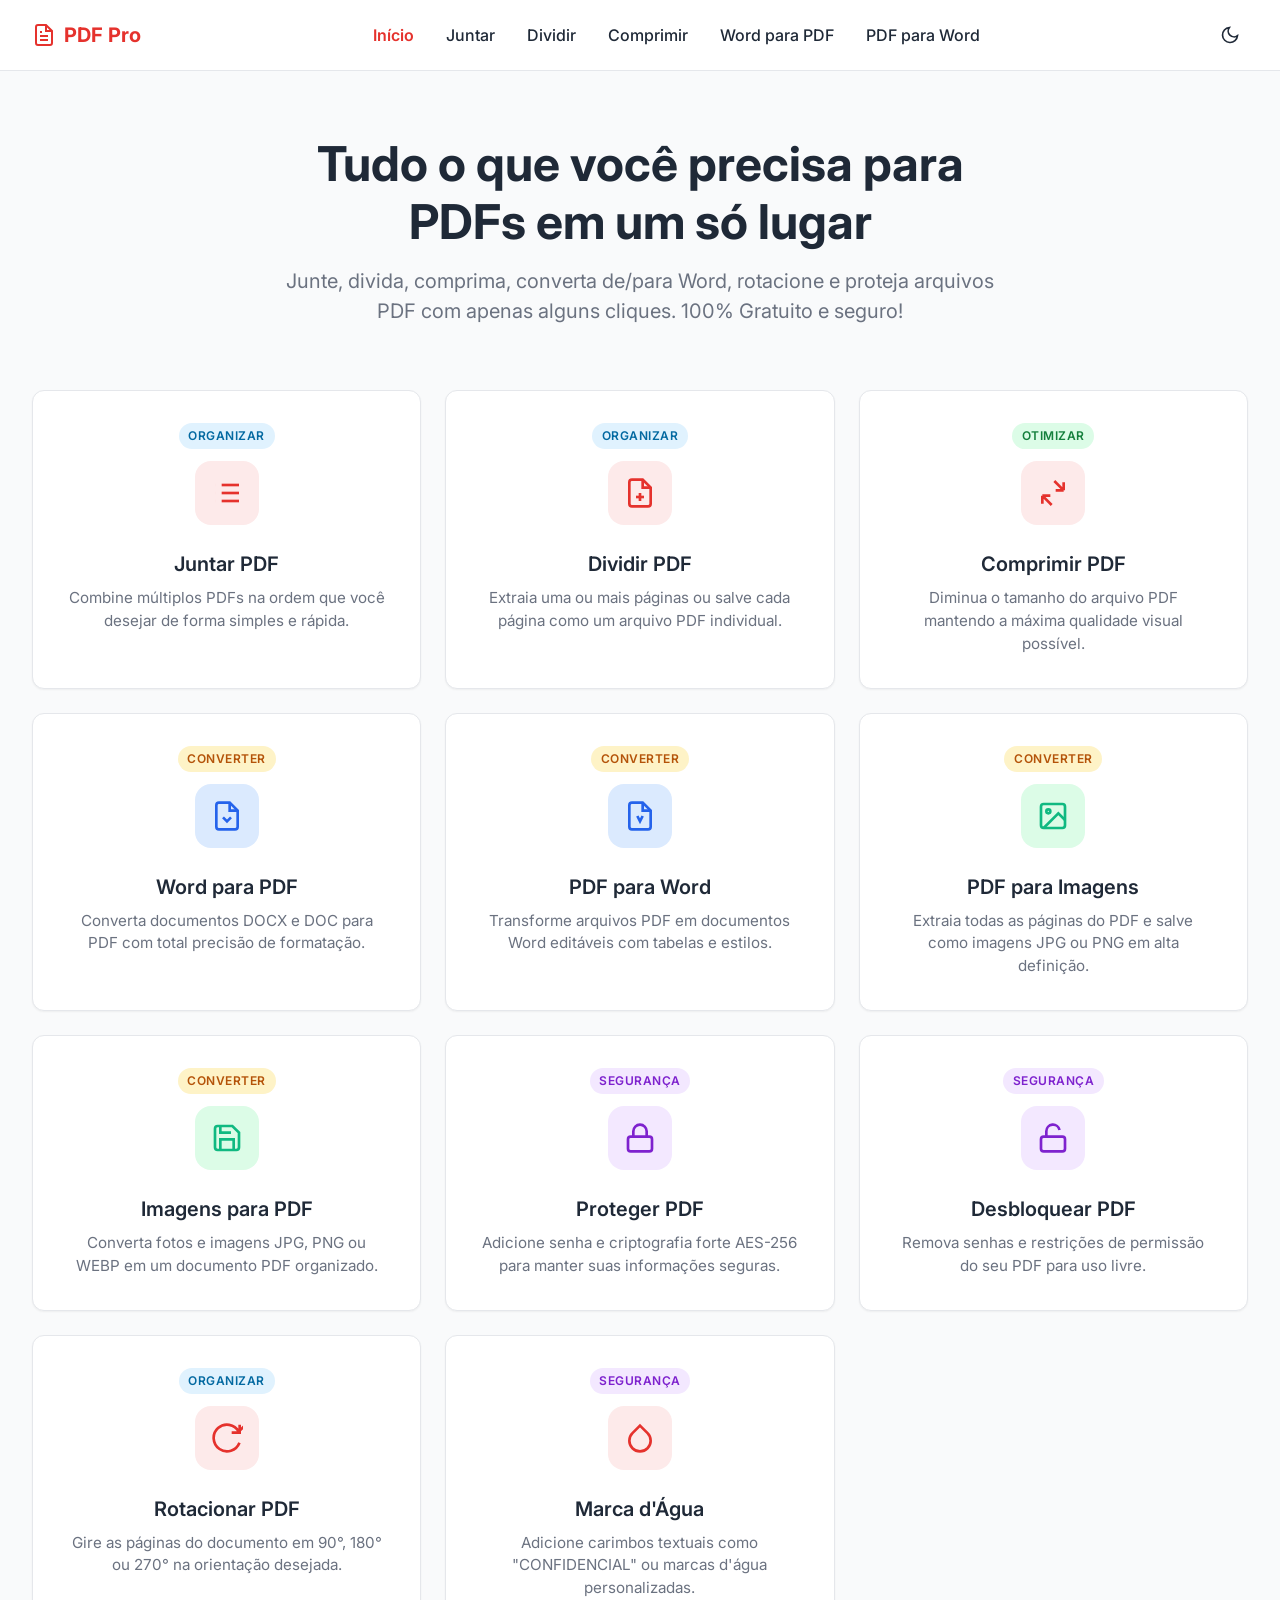
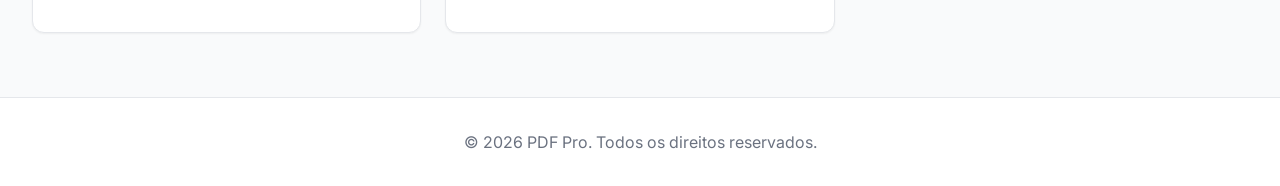
<file: Front-End/index.html>
<!DOCTYPE html>
<html lang="pt-br" data-theme="light">
<head>
    <meta charset="UTF-8">
    <meta name="viewport" content="width=device-width, initial-scale=1.0">
    <title>PDF Editor Pro - Ferramentas Online Grátis para PDF</title>
    <meta name="description" content="Junte, divida, comprima, converta Word para PDF e PDF para Word, rotacione e proteja seus arquivos PDF online gratuitamente.">
    
    <!-- Favicon -->
    <link rel="icon" type="image/svg+xml" href="./static/img/favicon.svg">
    <link rel="alternate icon" href="./static/img/favicon.ico">
    <link rel="apple-touch-icon" href="./static/img/apple-touch-icon.png">

    <!-- Fonts -->
    <link rel="preconnect" href="https://fonts.googleapis.com">
    <link rel="preconnect" href="https://fonts.gstatic.com" crossorigin>
    <link href="https://fonts.googleapis.com/css2?family=Inter:wght@300;400;500;600;700;800&display=swap" rel="stylesheet">
    
    <!-- CSS -->
    <link rel="stylesheet" href="./static/css/base.css">
    <link rel="stylesheet" href="./static/css/layout.css">
    <link rel="stylesheet" href="./static/css/components.css">
    <link rel="stylesheet" href="./static/css/dark-mode.css">
    <link rel="stylesheet" href="./static/css/animations.css">
    <link rel="stylesheet" href="./static/css/pages/tool.css">
</head>
<body data-api-url="/pdf-editor">
    <!-- Navbar -->
    <nav class="navbar">
        <div class="nav-container">
            <a href="index.html" class="logo">
                <svg width="24" height="24" viewBox="0 0 24 24" fill="none" stroke="currentColor" stroke-width="2"><path d="M14 2H6a2 2 0 0 0-2 2v16a2 2 0 0 0 2 2h12a2 2 0 0 0 2-2V8z"></path><polyline points="14 2 14 8 20 8"></polyline><line x1="16" y1="13" x2="8" y2="13"></line><line x1="16" y1="17" x2="8" y2="17"></line><polyline points="10 9 9 9 8 9"></polyline></svg>
                <span>PDF Pro</span>
            </a>
            
            <div class="nav-links">
                <a href="index.html" class="active">Início</a>
                <a href="merge.html">Juntar</a>
                <a href="split.html">Dividir</a>
                <a href="compress.html">Comprimir</a>
                <a href="word-to-pdf.html">Word para PDF</a>
                <a href="pdf-to-word.html">PDF para Word</a>
            </div>
            
            <div class="nav-actions">
                <button id="theme-toggle" class="btn-icon" aria-label="Toggle Dark Mode">
                    <svg class="moon-icon" width="20" height="20" viewBox="0 0 24 24" fill="none" stroke="currentColor" stroke-width="2"><path d="M21 12.79A9 9 0 1 1 11.21 3 7 7 0 0 0 21 12.79z"></path></svg>
                    <svg class="sun-icon" width="20" height="20" viewBox="0 0 24 24" fill="none" stroke="currentColor" stroke-width="2" style="display: none;"><circle cx="12" cy="12" r="5"></circle><line x1="12" y1="1" x2="12" y2="3"></line><line x1="12" y1="21" x2="12" y2="23"></line><line x1="4.22" y1="4.22" x2="5.64" y2="5.64"></line><line x1="18.36" y1="18.36" x2="19.78" y2="19.78"></line><line x1="1" y1="12" x2="3" y2="12"></line><line x1="21" y1="12" x2="23" y2="12"></line><line x1="4.22" y1="19.78" x2="5.64" y2="18.36"></line><line x1="18.36" y1="5.64" x2="19.78" y2="4.22"></line></svg>
                </button>
            </div>
        </div>
    </nav>

    <!-- Main Content -->
    <main>
        <section class="hero">
            <div class="hero-content">
                <h1>Tudo o que você precisa para PDFs em um só lugar</h1>
                <p>Junte, divida, comprima, converta de/para Word, rotacione e proteja arquivos PDF com apenas alguns cliques. 100% Gratuito e seguro!</p>
            </div>
        </section>

        <section class="tools-grid-section">
            <div class="tools-grid">
                <!-- 1. Juntar PDF -->
                <a href="merge.html" class="tool-card group">
                    <span class="badge-category badge-organize">Organizar</span>
                    <div class="tool-icon">
                        <svg width="32" height="32" viewBox="0 0 24 24" fill="none" stroke="currentColor" stroke-width="2"><path d="M8 6h13"></path><path d="M8 12h13"></path><path d="M8 18h13"></path><path d="M3 6h.01"></path><path d="M3 12h.01"></path><path d="M3 18h.01"></path></svg>
                    </div>
                    <h3>Juntar PDF</h3>
                    <p>Combine múltiplos PDFs na ordem que você desejar de forma simples e rápida.</p>
                </a>

                <!-- 2. Dividir PDF -->
                <a href="split.html" class="tool-card group">
                    <span class="badge-category badge-organize">Organizar</span>
                    <div class="tool-icon">
                        <svg width="32" height="32" viewBox="0 0 24 24" fill="none" stroke="currentColor" stroke-width="2"><path d="M14 2H6a2 2 0 0 0-2 2v16a2 2 0 0 0 2 2h12a2 2 0 0 0 2-2V8z"></path><polyline points="14 2 14 8 20 8"></polyline><line x1="12" y1="18" x2="12" y2="12"></line><line x1="9" y1="15" x2="15" y2="15"></line></svg>
                    </div>
                    <h3>Dividir PDF</h3>
                    <p>Extraia uma ou mais páginas ou salve cada página como um arquivo PDF individual.</p>
                </a>

                <!-- 3. Comprimir PDF -->
                <a href="compress.html" class="tool-card group">
                    <span class="badge-category badge-optimize">Otimizar</span>
                    <div class="tool-icon">
                        <svg width="32" height="32" viewBox="0 0 24 24" fill="none" stroke="currentColor" stroke-width="2"><path d="M4 14h6m-6 0v6m0-6l7 7M20 10h-6m6 0V4m0 6l-7-7"></path></svg>
                    </div>
                    <h3>Comprimir PDF</h3>
                    <p>Diminua o tamanho do arquivo PDF mantendo a máxima qualidade visual possível.</p>
                </a>

                <!-- 4. Word para PDF -->
                <a href="word-to-pdf.html" class="tool-card group">
                    <span class="badge-category badge-convert">Converter</span>
                    <div class="tool-icon" style="background-color: #dbeafe; color: #2563eb;">
                        <svg width="32" height="32" viewBox="0 0 24 24" fill="none" stroke="currentColor" stroke-width="2"><path d="M14 2H6a2 2 0 0 0-2 2v16a2 2 0 0 0 2 2h12a2 2 0 0 0 2-2V8z"></path><polyline points="14 2 14 8 20 8"></polyline><path d="M9 13l3 3 3-3"></path></svg>
                    </div>
                    <h3>Word para PDF</h3>
                    <p>Converta documentos DOCX e DOC para PDF com total precisão de formatação.</p>
                </a>

                <!-- 5. PDF para Word -->
                <a href="pdf-to-word.html" class="tool-card group">
                    <span class="badge-category badge-convert">Converter</span>
                    <div class="tool-icon" style="background-color: #dbeafe; color: #2563eb;">
                        <svg width="32" height="32" viewBox="0 0 24 24" fill="none" stroke="currentColor" stroke-width="2"><path d="M14 2H6a2 2 0 0 0-2 2v16a2 2 0 0 0 2 2h12a2 2 0 0 0 2-2V8z"></path><polyline points="14 2 14 8 20 8"></polyline><path d="M10 12l2 4 2-4"></path></svg>
                    </div>
                    <h3>PDF para Word</h3>
                    <p>Transforme arquivos PDF em documentos Word editáveis com tabelas e estilos.</p>
                </a>

                <!-- 6. PDF para Imagens -->
                <a href="pdf-to-img.html" class="tool-card group">
                    <span class="badge-category badge-convert">Converter</span>
                    <div class="tool-icon" style="background-color: #dcfce7; color: #10b981;">
                        <svg width="32" height="32" viewBox="0 0 24 24" fill="none" stroke="currentColor" stroke-width="2"><rect x="3" y="3" width="18" height="18" rx="2" ry="2"></rect><circle cx="8.5" cy="8.5" r="1.5"></circle><polyline points="21 15 16 10 5 21"></polyline></svg>
                    </div>
                    <h3>PDF para Imagens</h3>
                    <p>Extraia todas as páginas do PDF e salve como imagens JPG ou PNG em alta definição.</p>
                </a>

                <!-- 7. Imagens para PDF -->
                <a href="img-to-pdf.html" class="tool-card group">
                    <span class="badge-category badge-convert">Converter</span>
                    <div class="tool-icon" style="background-color: #dcfce7; color: #10b981;">
                        <svg width="32" height="32" viewBox="0 0 24 24" fill="none" stroke="currentColor" stroke-width="2"><path d="M19 21H5a2 2 0 0 1-2-2V5a2 2 0 0 1 2-2h11l5 5v11a2 2 0 0 1-2 2z"></path><polyline points="17 21 17 13 7 13 7 21"></polyline><polyline points="7 3 7 8 15 8"></polyline></svg>
                    </div>
                    <h3>Imagens para PDF</h3>
                    <p>Converta fotos e imagens JPG, PNG ou WEBP em um documento PDF organizado.</p>
                </a>

                <!-- 8. Proteger PDF -->
                <a href="protect.html" class="tool-card group">
                    <span class="badge-category badge-security">Segurança</span>
                    <div class="tool-icon" style="background-color: #f3e8ff; color: #7e22ce;">
                        <svg width="32" height="32" viewBox="0 0 24 24" fill="none" stroke="currentColor" stroke-width="2"><rect x="3" y="11" width="18" height="11" rx="2" ry="2"></rect><path d="M7 11V7a5 5 0 0 1 10 0v4"></path></svg>
                    </div>
                    <h3>Proteger PDF</h3>
                    <p>Adicione senha e criptografia forte AES-256 para manter suas informações seguras.</p>
                </a>

                <!-- 9. Desbloquear PDF -->
                <a href="unlock.html" class="tool-card group">
                    <span class="badge-category badge-security">Segurança</span>
                    <div class="tool-icon" style="background-color: #f3e8ff; color: #7e22ce;">
                        <svg width="32" height="32" viewBox="0 0 24 24" fill="none" stroke="currentColor" stroke-width="2"><rect x="3" y="11" width="18" height="11" rx="2" ry="2"></rect><path d="M7 11V7a5 5 0 0 1 9.9-1"></path></svg>
                    </div>
                    <h3>Desbloquear PDF</h3>
                    <p>Remova senhas e restrições de permissão do seu PDF para uso livre.</p>
                </a>

                <!-- 10. Rotacionar PDF -->
                <a href="rotate.html" class="tool-card group">
                    <span class="badge-category badge-organize">Organizar</span>
                    <div class="tool-icon">
                        <svg width="32" height="32" viewBox="0 0 24 24" fill="none" stroke="currentColor" stroke-width="2"><path d="M21.5 2v6h-6M21.34 15.57a10 10 0 1 1-.57-8.38l5.67-5.67"></path></svg>
                    </div>
                    <h3>Rotacionar PDF</h3>
                    <p>Gire as páginas do documento em 90°, 180° ou 270° na orientação desejada.</p>
                </a>

                <!-- 11. Marca d'Água -->
                <a href="watermark.html" class="tool-card group">
                    <span class="badge-category badge-security">Segurança</span>
                    <div class="tool-icon">
                        <svg width="32" height="32" viewBox="0 0 24 24" fill="none" stroke="currentColor" stroke-width="2"><path d="M12 2.69l5.66 5.66a8 8 0 1 1-11.31 0z"></path></svg>
                    </div>
                    <h3>Marca d'Água</h3>
                    <p>Adicione carimbos textuais como "CONFIDENCIAL" ou marcas d'água personalizadas.</p>
                </a>
            </div>
        </section>
    </main>

    <!-- Footer -->
    <footer class="footer">
        <div class="footer-container">
            <p>&copy; 2026 PDF Pro. Todos os direitos reservados.</p>
        </div>
    </footer>

    <!-- Scripts -->
    <script src="./static/js/core/main.js"></script>
</body>
</html>
</file>
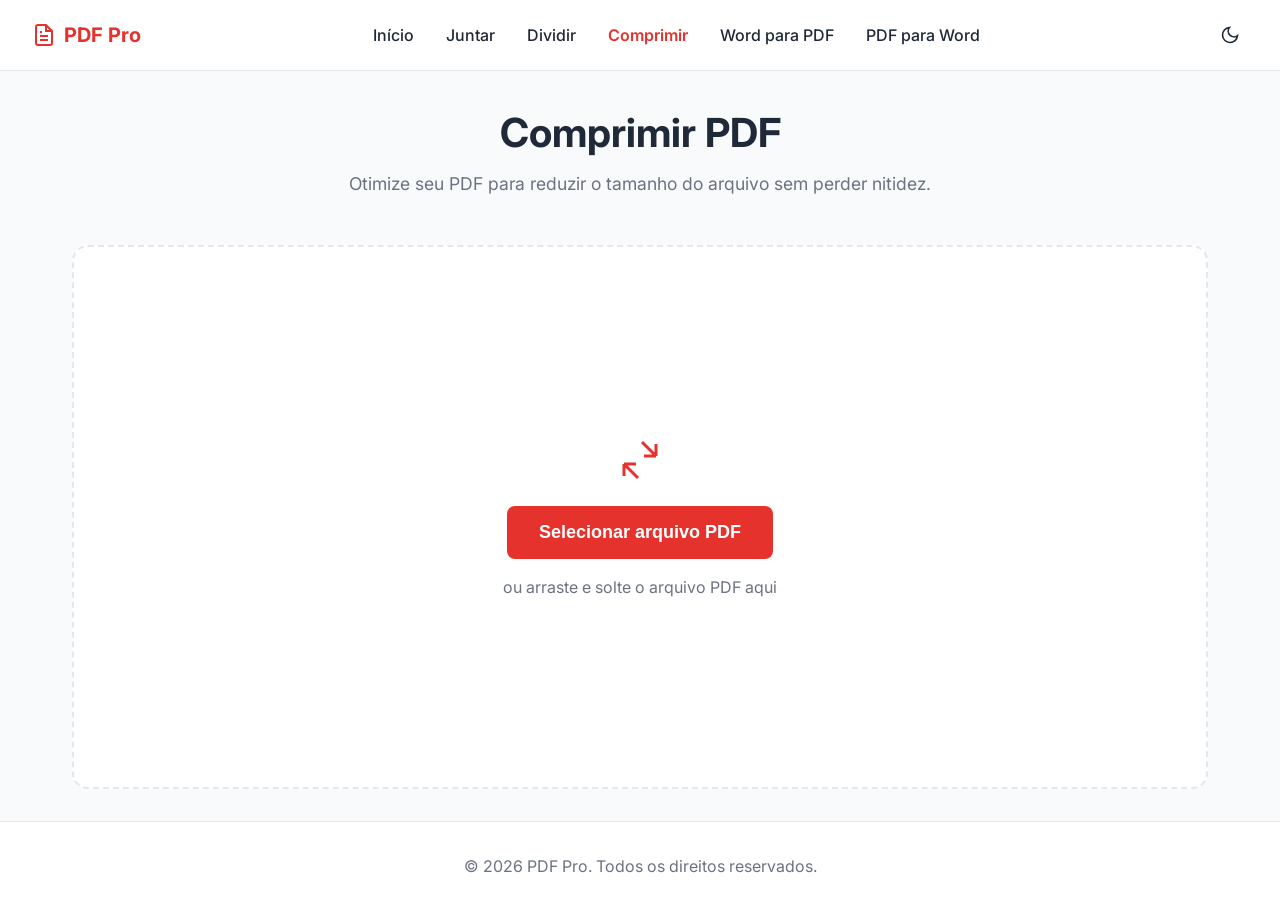
<file: Front-End/compress.html>
<!DOCTYPE html>
<html lang="pt-br" data-theme="light">
<head>
    <meta charset="UTF-8">
    <meta name="viewport" content="width=device-width, initial-scale=1.0">
    <title>Comprimir PDF - PDF Editor Pro</title>
    <meta name="description" content="Diminua o tamanho do seu arquivo PDF mantendo a máxima qualidade possível.">

    <!-- Favicon -->
    <link rel="icon" type="image/svg+xml" href="./static/img/favicon.svg">
    <link rel="alternate icon" href="./static/img/favicon.ico">
    <link rel="apple-touch-icon" href="./static/img/apple-touch-icon.png">

    <!-- Fonts -->
    <link rel="preconnect" href="https://fonts.googleapis.com">
    <link rel="preconnect" href="https://fonts.gstatic.com" crossorigin>
    <link href="https://fonts.googleapis.com/css2?family=Inter:wght@300;400;500;600;700&display=swap" rel="stylesheet">

    <!-- CSS -->
    <link rel="stylesheet" href="./static/css/base.css">
    <link rel="stylesheet" href="./static/css/layout.css">
    <link rel="stylesheet" href="./static/css/components.css">
    <link rel="stylesheet" href="./static/css/dark-mode.css">
    <link rel="stylesheet" href="./static/css/animations.css">
    <link rel="stylesheet" href="./static/css/pages/tool.css">
</head>
<body data-api-url="/pdf-editor">
    <!-- Navbar -->
    <nav class="navbar">
        <div class="nav-container">
            <a href="index.html" class="logo">
                <svg width="24" height="24" viewBox="0 0 24 24" fill="none" stroke="currentColor" stroke-width="2"><path d="M14 2H6a2 2 0 0 0-2 2v16a2 2 0 0 0 2 2h12a2 2 0 0 0 2-2V8z"></path><polyline points="14 2 14 8 20 8"></polyline><line x1="16" y1="13" x2="8" y2="13"></line><line x1="16" y1="17" x2="8" y2="17"></line><polyline points="10 9 9 9 8 9"></polyline></svg>
                <span>PDF Pro</span>
            </a>

            <div class="nav-links">
                <a href="index.html">Início</a>
                <a href="merge.html">Juntar</a>
                <a href="split.html">Dividir</a>
                <a href="compress.html" class="active">Comprimir</a>
                <a href="word-to-pdf.html">Word para PDF</a>
                <a href="pdf-to-word.html">PDF para Word</a>
            </div>

            <div class="nav-actions">
                <button id="theme-toggle" class="btn-icon" aria-label="Toggle Dark Mode">
                    <svg class="moon-icon" width="20" height="20" viewBox="0 0 24 24" fill="none" stroke="currentColor" stroke-width="2"><path d="M21 12.79A9 9 0 1 1 11.21 3 7 7 0 0 0 21 12.79z"></path></svg>
                    <svg class="sun-icon" width="20" height="20" viewBox="0 0 24 24" fill="none" stroke="currentColor" stroke-width="2" style="display: none;"><circle cx="12" cy="12" r="5"></circle><line x1="12" y1="1" x2="12" y2="3"></line><line x1="12" y1="21" x2="12" y2="23"></line><line x1="4.22" y1="4.22" x2="5.64" y2="5.64"></line><line x1="18.36" y1="18.36" x2="19.78" y2="19.78"></line><line x1="1" y1="12" x2="3" y2="12"></line><line x1="21" y1="12" x2="23" y2="12"></line><line x1="4.22" y1="19.78" x2="5.64" y2="18.36"></line><line x1="18.36" y1="5.64" x2="19.78" y2="4.22"></line></svg>
                </button>
            </div>
        </div>
    </nav>

    <!-- Main Content -->
    <main>
        <div class="tool-workspace">
            <div class="tool-header">
                <h1>Comprimir PDF</h1>
                <p>Otimize seu PDF para reduzir o tamanho do arquivo sem perder nitidez.</p>
            </div>

            <div class="upload-area" id="dropzone">
                <div class="upload-content">
                    <div class="upload-icon-pulse">
                        <svg width="48" height="48" viewBox="0 0 24 24" fill="none" stroke="currentColor" stroke-width="1.5"><path d="M4 14h6m-6 0v6m0-6l7 7M20 10h-6m6 0V4m0 6l-7-7"></path></svg>
                    </div>
                    <button class="btn-primary btn-large" id="selectFilesBtn">Selecionar arquivo PDF</button>
                    <p class="upload-hint">ou arraste e solte o arquivo PDF aqui</p>
                </div>
                <input type="file" id="fileInput" accept="application/pdf" class="hidden-input">
            </div>

            <!-- Active Workspace -->
            <div class="active-workspace" id="activeWorkspace" style="display: none;">
                <div class="file-grid" id="fileGrid"></div>

                <div class="workspace-sidebar">
                    <div class="sidebar-options">
                        <div class="option-group">
                            <h3>Nível de Compressão</h3>
                            <p class="option-desc">Selecione o equilíbrio ideal entre tamanho e fidelidade.</p>
                            <div class="radio-cards">
                                <label class="radio-card-label">
                                    <input type="radio" name="compressLevel" value="extreme">
                                    <div>
                                        <strong>Extrema Compressão</strong>
                                        <div style="font-size: 0.8rem; color: var(--text-muted);">Menor tamanho de arquivo possível</div>
                                    </div>
                                </label>
                                <label class="radio-card-label">
                                    <input type="radio" name="compressLevel" value="recommended" checked>
                                    <div>
                                        <strong>Boa Compressão (Recomendada)</strong>
                                        <div style="font-size: 0.8rem; color: var(--text-muted);">Boa qualidade e alta redução</div>
                                    </div>
                                </label>
                                <label class="radio-card-label">
                                    <input type="radio" name="compressLevel" value="low">
                                    <div>
                                        <strong>Baixa Compressão</strong>
                                        <div style="font-size: 0.8rem; color: var(--text-muted);">Alta qualidade, menor compressão</div>
                                    </div>
                                </label>
                            </div>
                        </div>
                    </div>

                    <button id="processBtn" class="btn-primary btn-block">
                        Comprimir PDF
                    </button>
                </div>
            </div>

            <!-- Progress Overlay -->
            <div class="progress-overlay" id="progressOverlay" style="display: none;">
                <div class="progress-card">
                    <h3>Otimizando PDF...</h3>
                    <div class="progress-bar-container">
                        <div class="progress-bar" id="progressBar"></div>
                    </div>
                    <p id="progressText">Enviando arquivo...</p>
                </div>
            </div>
        </div>
    </main>

    <!-- Footer -->
    <footer class="footer">
        <div class="footer-container">
            <p>&copy; 2026 PDF Pro. Todos os direitos reservados.</p>
        </div>
    </footer>

    <script src="./static/js/core/main.js"></script>
    <script type="module">
        import { compressPdf } from './static/js/services/api.js';
        import { setupToolWorkspace } from './static/js/upload/toolWorkspace.js';

        setupToolWorkspace({
            accept: '.pdf,application/pdf',
            multiple: false,
            minFiles: 1,
            getOptions: () => {
                const level = document.querySelector('input[name="compressLevel"]:checked').value;
                return { level };
            },
            executeApi: async (file, options, onProgress) => {
                return await compressPdf(file, options, onProgress);
            },
            onSuccessMessage: 'PDF comprimido com sucesso!'
        });
    </script>
</body>
</html>
</file>
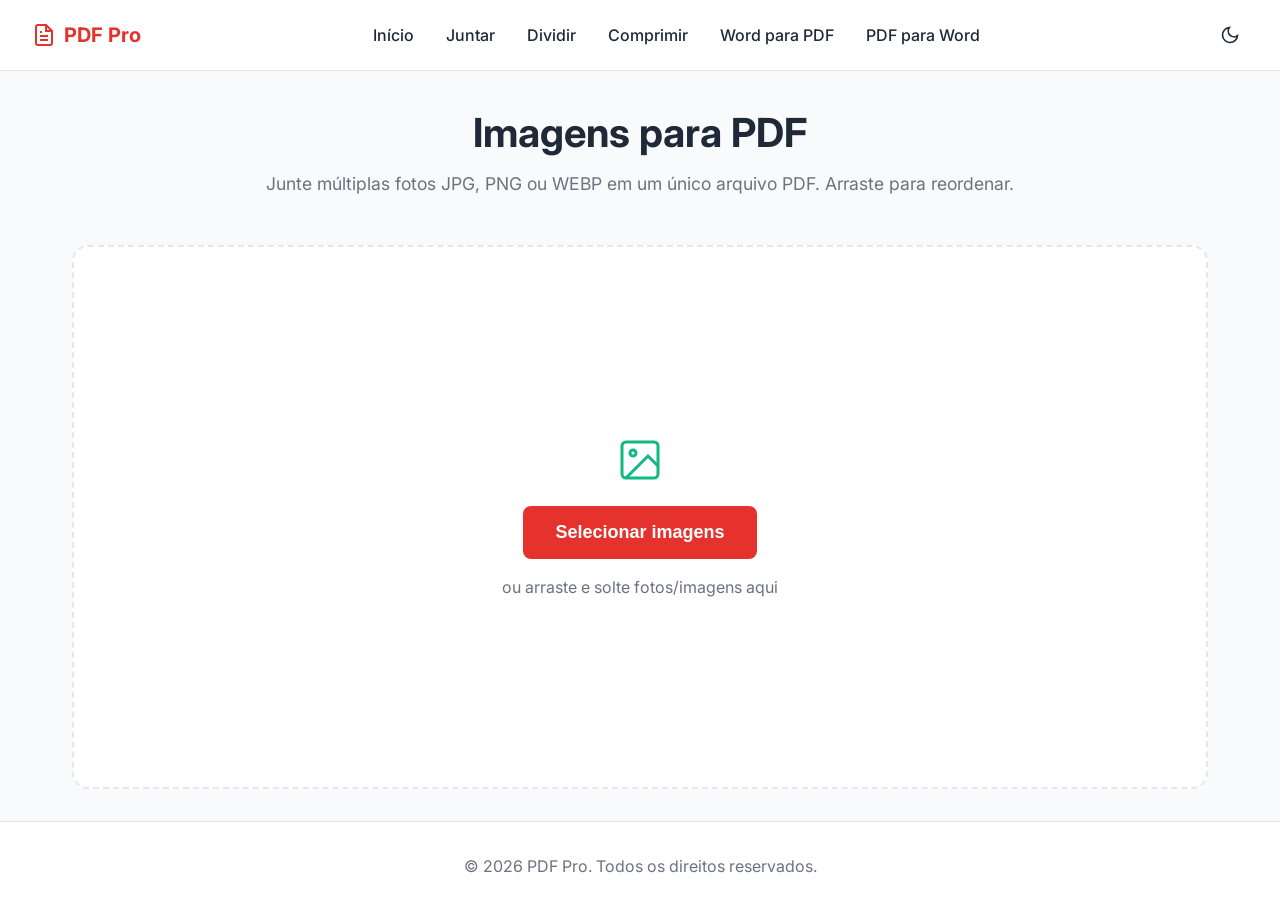
<file: Front-End/img-to-pdf.html>
<!DOCTYPE html>
<html lang="pt-br" data-theme="light">
<head>
    <meta charset="UTF-8">
    <meta name="viewport" content="width=device-width, initial-scale=1.0">
    <title>Imagens para PDF - PDF Editor Pro</title>
    <meta name="description" content="Converta e junte fotos e imagens JPG, PNG ou WEBP em um único documento PDF organizado.">

    <!-- Favicon -->
    <link rel="icon" type="image/svg+xml" href="./static/img/favicon.svg">
    <link rel="alternate icon" href="./static/img/favicon.ico">
    <link rel="apple-touch-icon" href="./static/img/apple-touch-icon.png">

    <!-- Fonts -->
    <link rel="preconnect" href="https://fonts.googleapis.com">
    <link rel="preconnect" href="https://fonts.gstatic.com" crossorigin>
    <link href="https://fonts.googleapis.com/css2?family=Inter:wght@300;400;500;600;700&display=swap" rel="stylesheet">

    <!-- CSS -->
    <link rel="stylesheet" href="./static/css/base.css">
    <link rel="stylesheet" href="./static/css/layout.css">
    <link rel="stylesheet" href="./static/css/components.css">
    <link rel="stylesheet" href="./static/css/dark-mode.css">
    <link rel="stylesheet" href="./static/css/animations.css">
    <link rel="stylesheet" href="./static/css/pages/tool.css">
</head>
<body data-api-url="/pdf-editor">
    <!-- Navbar -->
    <nav class="navbar">
        <div class="nav-container">
            <a href="index.html" class="logo">
                <svg width="24" height="24" viewBox="0 0 24 24" fill="none" stroke="currentColor" stroke-width="2"><path d="M14 2H6a2 2 0 0 0-2 2v16a2 2 0 0 0 2 2h12a2 2 0 0 0 2-2V8z"></path><polyline points="14 2 14 8 20 8"></polyline><line x1="16" y1="13" x2="8" y2="13"></line><line x1="16" y1="17" x2="8" y2="17"></line><polyline points="10 9 9 9 8 9"></polyline></svg>
                <span>PDF Pro</span>
            </a>

            <div class="nav-links">
                <a href="index.html">Início</a>
                <a href="merge.html">Juntar</a>
                <a href="split.html">Dividir</a>
                <a href="compress.html">Comprimir</a>
                <a href="word-to-pdf.html">Word para PDF</a>
                <a href="pdf-to-word.html">PDF para Word</a>
            </div>

            <div class="nav-actions">
                <button id="theme-toggle" class="btn-icon" aria-label="Toggle Dark Mode">
                    <svg class="moon-icon" width="20" height="20" viewBox="0 0 24 24" fill="none" stroke="currentColor" stroke-width="2"><path d="M21 12.79A9 9 0 1 1 11.21 3 7 7 0 0 0 21 12.79z"></path></svg>
                    <svg class="sun-icon" width="20" height="20" viewBox="0 0 24 24" fill="none" stroke="currentColor" stroke-width="2" style="display: none;"><circle cx="12" cy="12" r="5"></circle><line x1="12" y1="1" x2="12" y2="3"></line><line x1="12" y1="21" x2="12" y2="23"></line><line x1="4.22" y1="4.22" x2="5.64" y2="5.64"></line><line x1="18.36" y1="18.36" x2="19.78" y2="19.78"></line><line x1="1" y1="12" x2="3" y2="12"></line><line x1="21" y1="12" x2="23" y2="12"></line><line x1="4.22" y1="19.78" x2="5.64" y2="18.36"></line><line x1="18.36" y1="5.64" x2="19.78" y2="4.22"></line></svg>
                </button>
            </div>
        </div>
    </nav>

    <!-- Main Content -->
    <main>
        <div class="tool-workspace">
            <div class="tool-header">
                <h1>Imagens para PDF</h1>
                <p>Junte múltiplas fotos JPG, PNG ou WEBP em um único arquivo PDF. Arraste para reordenar.</p>
            </div>

            <div class="upload-area" id="dropzone">
                <div class="upload-content">
                    <div class="upload-icon-pulse">
                        <svg width="48" height="48" viewBox="0 0 24 24" fill="none" stroke="#10b981" stroke-width="1.5"><rect x="3" y="3" width="18" height="18" rx="2" ry="2"></rect><circle cx="8.5" cy="8.5" r="1.5"></circle><polyline points="21 15 16 10 5 21"></polyline></svg>
                    </div>
                    <button class="btn-primary btn-large" id="selectFilesBtn">Selecionar imagens</button>
                    <p class="upload-hint">ou arraste e solte fotos/imagens aqui</p>
                </div>
                <input type="file" id="fileInput" multiple accept="image/jpeg,image/png,image/webp" class="hidden-input">
            </div>

            <!-- Active Workspace -->
            <div class="active-workspace" id="activeWorkspace" style="display: none;">
                <div class="file-grid" id="fileGrid"></div>

                <div class="workspace-sidebar">
                    <div class="sidebar-options">
                        <div class="option-group">
                            <h3>Opções</h3>
                            <p class="option-desc">Reordene as imagens arrastando os cards na tela para definir a ordem das páginas no PDF gerado.</p>
                        </div>
                    </div>

                    <button id="processBtn" class="btn-primary btn-block">
                        Converter para PDF
                    </button>
                </div>
            </div>

            <!-- Progress Overlay -->
            <div class="progress-overlay" id="progressOverlay" style="display: none;">
                <div class="progress-card">
                    <h3>Gerando PDF...</h3>
                    <div class="progress-bar-container">
                        <div class="progress-bar" id="progressBar"></div>
                    </div>
                    <p id="progressText">Enviando imagens...</p>
                </div>
            </div>
        </div>
    </main>

    <!-- Footer -->
    <footer class="footer">
        <div class="footer-container">
            <p>&copy; 2026 PDF Pro. Todos os direitos reservados.</p>
        </div>
    </footer>

    <script src="./static/js/core/main.js"></script>
    <script type="module">
        import { imagesToPdf } from './static/js/services/api.js';
        import { setupToolWorkspace } from './static/js/upload/toolWorkspace.js';

        setupToolWorkspace({
            accept: 'image/jpeg,image/png,image/webp',
            multiple: true,
            minFiles: 1,
            executeApi: async (files, options, onProgress) => {
                return await imagesToPdf(files, onProgress);
            },
            onSuccessMessage: 'Imagens convertidas em PDF com sucesso!'
        });
    </script>
</body>
</html>
</file>
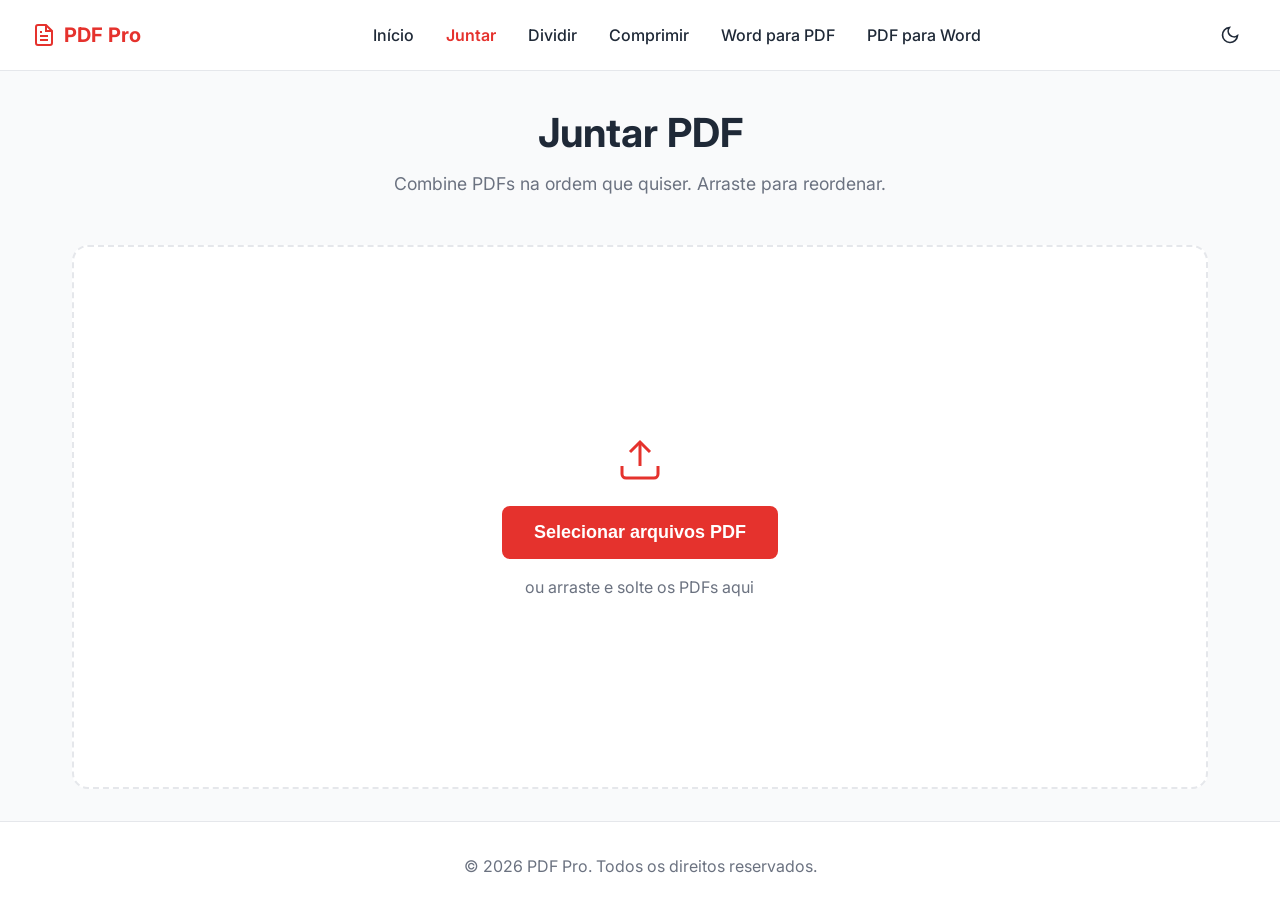
<file: Front-End/merge.html>
<!DOCTYPE html>
<html lang="pt-br" data-theme="light">
<head>
    <meta charset="UTF-8">
    <meta name="viewport" content="width=device-width, initial-scale=1.0">
    <title>Juntar PDF - PDF Editor Pro</title>
    <meta name="description" content="Combine múltiplos PDFs em um só arquivo. Arraste e solte seus arquivos, reordene como quiser e baixe o resultado instantaneamente.">

    <!-- Favicon -->
    <link rel="icon" type="image/svg+xml" href="./static/img/favicon.svg">
    <link rel="alternate icon" href="./static/img/favicon.ico">
    <link rel="apple-touch-icon" href="./static/img/apple-touch-icon.png">

    <!-- Fonts -->
    <link rel="preconnect" href="https://fonts.googleapis.com">
    <link rel="preconnect" href="https://fonts.gstatic.com" crossorigin>
    <link href="https://fonts.googleapis.com/css2?family=Inter:wght@300;400;500;600;700&display=swap" rel="stylesheet">

    <!-- CSS -->
    <link rel="stylesheet" href="./static/css/base.css">
    <link rel="stylesheet" href="./static/css/layout.css">
    <link rel="stylesheet" href="./static/css/components.css">
    <link rel="stylesheet" href="./static/css/dark-mode.css">
    <link rel="stylesheet" href="./static/css/animations.css">
    <link rel="stylesheet" href="./static/css/pages/tool.css">
</head>
<!--
    data-api-url: URL do backend. Deixe vazio para usar o mesmo domínio.
    Em produção no Render, defina para a URL do seu backend:
    Exemplo: data-api-url="https://pdf-editor-backend.onrender.com"
-->
<body data-api-url="/pdf-editor">
    <!-- Navbar -->
    <nav class="navbar">
        <div class="nav-container">
            <a href="index.html" class="logo">
                <svg width="24" height="24" viewBox="0 0 24 24" fill="none" stroke="currentColor" stroke-width="2"><path d="M14 2H6a2 2 0 0 0-2 2v16a2 2 0 0 0 2 2h12a2 2 0 0 0 2-2V8z"></path><polyline points="14 2 14 8 20 8"></polyline><line x1="16" y1="13" x2="8" y2="13"></line><line x1="16" y1="17" x2="8" y2="17"></line><polyline points="10 9 9 9 8 9"></polyline></svg>
                <span>PDF Pro</span>
            </a>

            <div class="nav-links">
                <a href="index.html">Início</a>
                <a href="merge.html" class="active">Juntar</a>
                <a href="split.html">Dividir</a>
                <a href="compress.html">Comprimir</a>
                <a href="word-to-pdf.html">Word para PDF</a>
                <a href="pdf-to-word.html">PDF para Word</a>
            </div>

            <div class="nav-actions">
                <button id="theme-toggle" class="btn-icon" aria-label="Toggle Dark Mode">
                    <svg class="moon-icon" width="20" height="20" viewBox="0 0 24 24" fill="none" stroke="currentColor" stroke-width="2"><path d="M21 12.79A9 9 0 1 1 11.21 3 7 7 0 0 0 21 12.79z"></path></svg>
                    <svg class="sun-icon" width="20" height="20" viewBox="0 0 24 24" fill="none" stroke="currentColor" stroke-width="2" style="display: none;"><circle cx="12" cy="12" r="5"></circle><line x1="12" y1="1" x2="12" y2="3"></line><line x1="12" y1="21" x2="12" y2="23"></line><line x1="4.22" y1="4.22" x2="5.64" y2="5.64"></line><line x1="18.36" y1="18.36" x2="19.78" y2="19.78"></line><line x1="1" y1="12" x2="3" y2="12"></line><line x1="21" y1="12" x2="23" y2="12"></line><line x1="4.22" y1="19.78" x2="5.64" y2="18.36"></line><line x1="18.36" y1="5.64" x2="19.78" y2="4.22"></line></svg>
                </button>
            </div>
        </div>
    </nav>

    <!-- Main Content -->
    <main>
        <div class="tool-workspace">
            <div class="tool-header">
                <h1>Juntar PDF</h1>
                <p>Combine PDFs na ordem que quiser. Arraste para reordenar.</p>
            </div>

            <div class="upload-area" id="dropzone">
                <div class="upload-content">
                    <div class="upload-icon-pulse">
                        <svg width="48" height="48" viewBox="0 0 24 24" fill="none" stroke="currentColor" stroke-width="1.5"><path d="M21 15v4a2 2 0 0 1-2 2H5a2 2 0 0 1-2-2v-4"></path><polyline points="17 8 12 3 7 8"></polyline><line x1="12" y1="3" x2="12" y2="15"></line></svg>
                    </div>
                    <button class="btn-primary btn-large" id="selectFilesBtn">Selecionar arquivos PDF</button>
                    <p class="upload-hint">ou arraste e solte os PDFs aqui</p>
                </div>
                <input type="file" id="fileInput" multiple accept="application/pdf" class="hidden-input">
            </div>

            <!-- Active Workspace -->
            <div class="active-workspace" id="activeWorkspace" style="display: none;">
                <div class="file-grid" id="fileGrid">
                    <!-- Files injected via JS -->
                </div>

                <div class="workspace-sidebar">
                    <div class="sidebar-options">
                        <div class="option-group">
                            <h3>Opções</h3>
                            <p class="option-desc">Arraste os arquivos para reordenar antes de juntar.</p>
                        </div>
                    </div>
                    <button id="processBtn" class="btn-primary btn-block">
                        <svg width="18" height="18" viewBox="0 0 24 24" fill="none" stroke="currentColor" stroke-width="2" style="margin-right: 8px; vertical-align: middle;"><path d="M8 6h13"></path><path d="M8 12h13"></path><path d="M8 18h13"></path><path d="M3 6h.01"></path><path d="M3 12h.01"></path><path d="M3 18h.01"></path></svg>
                        Juntar PDF
                    </button>
                </div>
            </div>

            <!-- Progress overlay -->
            <div class="progress-overlay" id="progressOverlay" style="display: none;">
                <div class="progress-card">
                    <h3>Processando...</h3>
                    <div class="progress-bar-container">
                        <div class="progress-bar" id="progressBar"></div>
                    </div>
                    <p id="progressText">Enviando arquivos...</p>
                </div>
            </div>
        </div>
    </main>

    <!-- Footer -->
    <footer class="footer">
        <div class="footer-container">
            <p>&copy; 2026 PDF Pro. Todos os direitos reservados.</p>
        </div>
    </footer>

    <!-- Scripts — type="module" para suporte a ES6 imports -->
    <script src="./static/js/core/main.js"></script>
    <script type="module" src="./static/js/upload/dragDrop.js"></script>
</body>
</html>
</file>
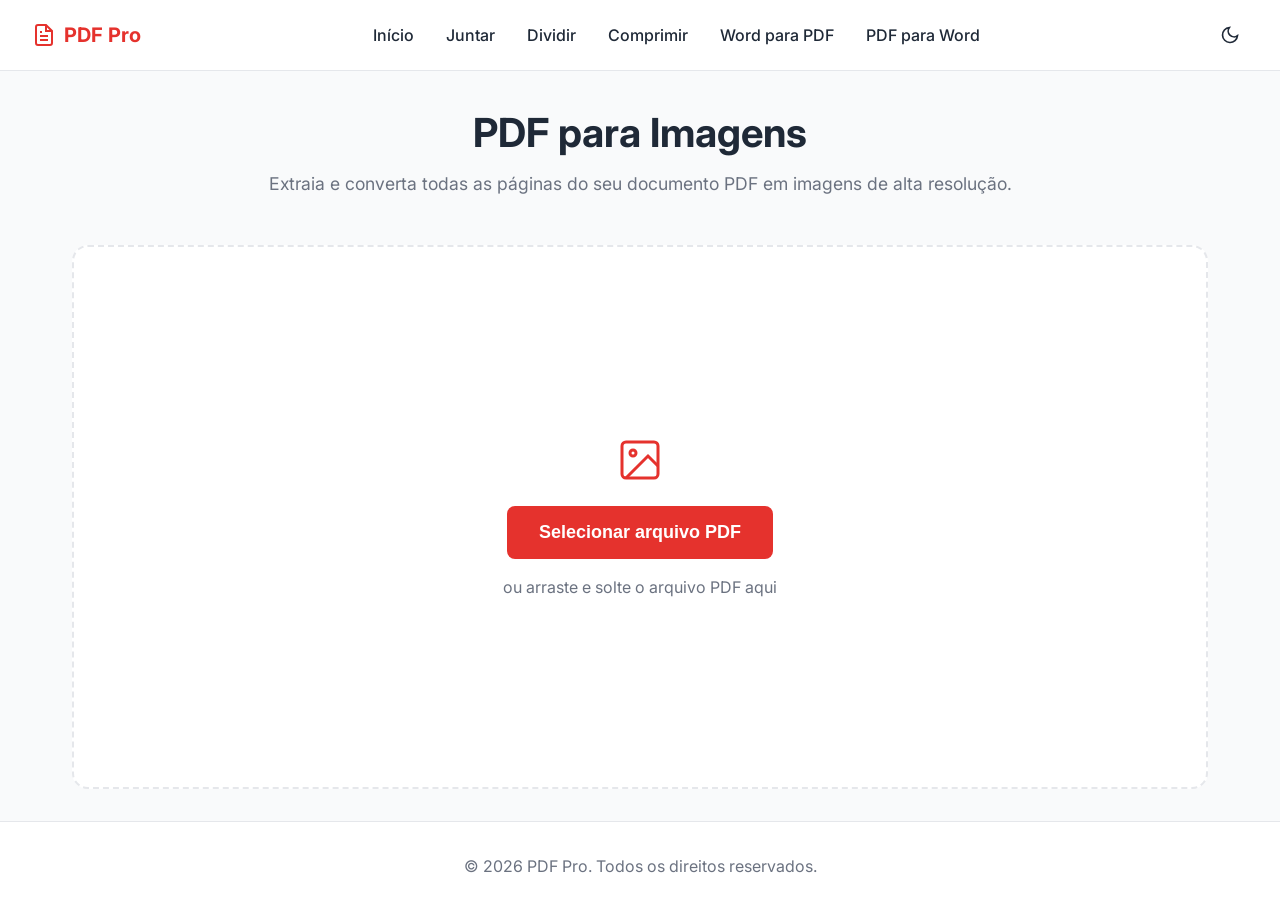
<file: Front-End/pdf-to-img.html>
<!DOCTYPE html>
<html lang="pt-br" data-theme="light">
<head>
    <meta charset="UTF-8">
    <meta name="viewport" content="width=device-width, initial-scale=1.0">
    <title>PDF para Imagens - PDF Editor Pro</title>
    <meta name="description" content="Converta cada página do seu PDF em imagens nítidas nos formatos JPG ou PNG.">

    <!-- Favicon -->
    <link rel="icon" type="image/svg+xml" href="./static/img/favicon.svg">
    <link rel="alternate icon" href="./static/img/favicon.ico">
    <link rel="apple-touch-icon" href="./static/img/apple-touch-icon.png">

    <!-- Fonts -->
    <link rel="preconnect" href="https://fonts.googleapis.com">
    <link rel="preconnect" href="https://fonts.gstatic.com" crossorigin>
    <link href="https://fonts.googleapis.com/css2?family=Inter:wght@300;400;500;600;700&display=swap" rel="stylesheet">

    <!-- CSS -->
    <link rel="stylesheet" href="./static/css/base.css">
    <link rel="stylesheet" href="./static/css/layout.css">
    <link rel="stylesheet" href="./static/css/components.css">
    <link rel="stylesheet" href="./static/css/dark-mode.css">
    <link rel="stylesheet" href="./static/css/animations.css">
    <link rel="stylesheet" href="./static/css/pages/tool.css">
</head>
<body data-api-url="/pdf-editor">
    <!-- Navbar -->
    <nav class="navbar">
        <div class="nav-container">
            <a href="index.html" class="logo">
                <svg width="24" height="24" viewBox="0 0 24 24" fill="none" stroke="currentColor" stroke-width="2"><path d="M14 2H6a2 2 0 0 0-2 2v16a2 2 0 0 0 2 2h12a2 2 0 0 0 2-2V8z"></path><polyline points="14 2 14 8 20 8"></polyline><line x1="16" y1="13" x2="8" y2="13"></line><line x1="16" y1="17" x2="8" y2="17"></line><polyline points="10 9 9 9 8 9"></polyline></svg>
                <span>PDF Pro</span>
            </a>

            <div class="nav-links">
                <a href="index.html">Início</a>
                <a href="merge.html">Juntar</a>
                <a href="split.html">Dividir</a>
                <a href="compress.html">Comprimir</a>
                <a href="word-to-pdf.html">Word para PDF</a>
                <a href="pdf-to-word.html">PDF para Word</a>
            </div>

            <div class="nav-actions">
                <button id="theme-toggle" class="btn-icon" aria-label="Toggle Dark Mode">
                    <svg class="moon-icon" width="20" height="20" viewBox="0 0 24 24" fill="none" stroke="currentColor" stroke-width="2"><path d="M21 12.79A9 9 0 1 1 11.21 3 7 7 0 0 0 21 12.79z"></path></svg>
                    <svg class="sun-icon" width="20" height="20" viewBox="0 0 24 24" fill="none" stroke="currentColor" stroke-width="2" style="display: none;"><circle cx="12" cy="12" r="5"></circle><line x1="12" y1="1" x2="12" y2="3"></line><line x1="12" y1="21" x2="12" y2="23"></line><line x1="4.22" y1="4.22" x2="5.64" y2="5.64"></line><line x1="18.36" y1="18.36" x2="19.78" y2="19.78"></line><line x1="1" y1="12" x2="3" y2="12"></line><line x1="21" y1="12" x2="23" y2="12"></line><line x1="4.22" y1="19.78" x2="5.64" y2="18.36"></line><line x1="18.36" y1="5.64" x2="19.78" y2="4.22"></line></svg>
                </button>
            </div>
        </div>
    </nav>

    <!-- Main Content -->
    <main>
        <div class="tool-workspace">
            <div class="tool-header">
                <h1>PDF para Imagens</h1>
                <p>Extraia e converta todas as páginas do seu documento PDF em imagens de alta resolução.</p>
            </div>

            <div class="upload-area" id="dropzone">
                <div class="upload-content">
                    <div class="upload-icon-pulse">
                        <svg width="48" height="48" viewBox="0 0 24 24" fill="none" stroke="currentColor" stroke-width="1.5"><rect x="3" y="3" width="18" height="18" rx="2" ry="2"></rect><circle cx="8.5" cy="8.5" r="1.5"></circle><polyline points="21 15 16 10 5 21"></polyline></svg>
                    </div>
                    <button class="btn-primary btn-large" id="selectFilesBtn">Selecionar arquivo PDF</button>
                    <p class="upload-hint">ou arraste e solte o arquivo PDF aqui</p>
                </div>
                <input type="file" id="fileInput" accept="application/pdf" class="hidden-input">
            </div>

            <!-- Active Workspace -->
            <div class="active-workspace" id="activeWorkspace" style="display: none;">
                <div class="file-grid" id="fileGrid"></div>

                <div class="workspace-sidebar">
                    <div class="sidebar-options">
                        <div class="option-group">
                            <h3>Formato de Imagem</h3>
                            <div class="radio-cards">
                                <label class="radio-card-label">
                                    <input type="radio" name="imgFormat" value="jpg" checked>
                                    <div><strong>JPG</strong> (Arquivos mais leves)</div>
                                </label>
                                <label class="radio-card-label">
                                    <input type="radio" name="imgFormat" value="png">
                                    <div><strong>PNG</strong> (Máxima fidelidade e nitidez)</div>
                                </label>
                            </div>
                        </div>

                        <div class="option-group">
                            <h3>Qualidade (DPI)</h3>
                            <div class="radio-cards">
                                <label class="radio-card-label">
                                    <input type="radio" name="dpi" value="150" checked>
                                    <div><strong>150 DPI</strong> (Padrão para telas)</div>
                                </label>
                                <label class="radio-card-label">
                                    <input type="radio" name="dpi" value="300">
                                    <div><strong>300 DPI</strong> (Alta resolução para impressão)</div>
                                </label>
                            </div>
                        </div>
                    </div>

                    <button id="processBtn" class="btn-primary btn-block">
                        Converter para Imagens
                    </button>
                </div>
            </div>

            <!-- Progress Overlay -->
            <div class="progress-overlay" id="progressOverlay" style="display: none;">
                <div class="progress-card">
                    <h3>Renderizando páginas...</h3>
                    <div class="progress-bar-container">
                        <div class="progress-bar" id="progressBar"></div>
                    </div>
                    <p id="progressText">Enviando arquivo...</p>
                </div>
            </div>
        </div>
    </main>

    <!-- Footer -->
    <footer class="footer">
        <div class="footer-container">
            <p>&copy; 2026 PDF Pro. Todos os direitos reservados.</p>
        </div>
    </footer>

    <script src="./static/js/core/main.js"></script>
    <script type="module">
        import { pdfToImages } from './static/js/services/api.js';
        import { setupToolWorkspace } from './static/js/upload/toolWorkspace.js';

        setupToolWorkspace({
            accept: '.pdf,application/pdf',
            multiple: false,
            minFiles: 1,
            getOptions: () => {
                const format = document.querySelector('input[name="imgFormat"]:checked').value;
                const dpi = parseInt(document.querySelector('input[name="dpi"]:checked').value);
                return { format, dpi };
            },
            executeApi: async (file, options, onProgress) => {
                return await pdfToImages(file, options, onProgress);
            },
            onSuccessMessage: 'Páginas convertidas em imagens com sucesso!'
        });
    </script>
</body>
</html>
</file>
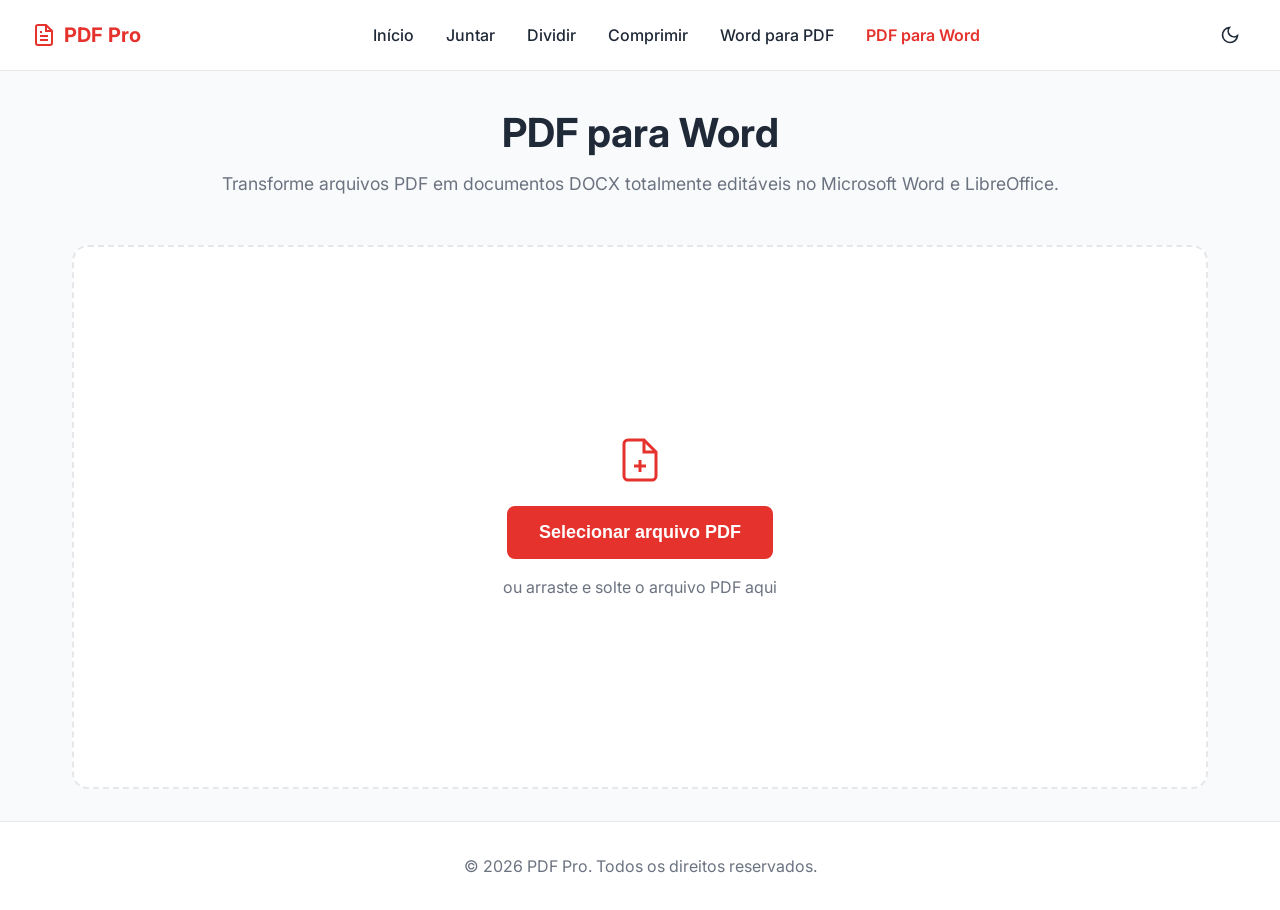
<file: Front-End/pdf-to-word.html>
<!DOCTYPE html>
<html lang="pt-br" data-theme="light">
<head>
    <meta charset="UTF-8">
    <meta name="viewport" content="width=device-width, initial-scale=1.0">
    <title>PDF para Word - PDF Editor Pro</title>
    <meta name="description" content="Converta arquivos PDF em documentos Word (.docx) editáveis com máxima precisão.">

    <!-- Favicon -->
    <link rel="icon" type="image/svg+xml" href="./static/img/favicon.svg">
    <link rel="alternate icon" href="./static/img/favicon.ico">
    <link rel="apple-touch-icon" href="./static/img/apple-touch-icon.png">

    <!-- Fonts -->
    <link rel="preconnect" href="https://fonts.googleapis.com">
    <link rel="preconnect" href="https://fonts.gstatic.com" crossorigin>
    <link href="https://fonts.googleapis.com/css2?family=Inter:wght@300;400;500;600;700&display=swap" rel="stylesheet">

    <!-- CSS -->
    <link rel="stylesheet" href="./static/css/base.css">
    <link rel="stylesheet" href="./static/css/layout.css">
    <link rel="stylesheet" href="./static/css/components.css">
    <link rel="stylesheet" href="./static/css/dark-mode.css">
    <link rel="stylesheet" href="./static/css/animations.css">
    <link rel="stylesheet" href="./static/css/pages/tool.css">
</head>
<body data-api-url="/pdf-editor">
    <!-- Navbar -->
    <nav class="navbar">
        <div class="nav-container">
            <a href="index.html" class="logo">
                <svg width="24" height="24" viewBox="0 0 24 24" fill="none" stroke="currentColor" stroke-width="2"><path d="M14 2H6a2 2 0 0 0-2 2v16a2 2 0 0 0 2 2h12a2 2 0 0 0 2-2V8z"></path><polyline points="14 2 14 8 20 8"></polyline><line x1="16" y1="13" x2="8" y2="13"></line><line x1="16" y1="17" x2="8" y2="17"></line><polyline points="10 9 9 9 8 9"></polyline></svg>
                <span>PDF Pro</span>
            </a>

            <div class="nav-links">
                <a href="index.html">Início</a>
                <a href="merge.html">Juntar</a>
                <a href="split.html">Dividir</a>
                <a href="compress.html">Comprimir</a>
                <a href="word-to-pdf.html">Word para PDF</a>
                <a href="pdf-to-word.html" class="active">PDF para Word</a>
            </div>

            <div class="nav-actions">
                <button id="theme-toggle" class="btn-icon" aria-label="Toggle Dark Mode">
                    <svg class="moon-icon" width="20" height="20" viewBox="0 0 24 24" fill="none" stroke="currentColor" stroke-width="2"><path d="M21 12.79A9 9 0 1 1 11.21 3 7 7 0 0 0 21 12.79z"></path></svg>
                    <svg class="sun-icon" width="20" height="20" viewBox="0 0 24 24" fill="none" stroke="currentColor" stroke-width="2" style="display: none;"><circle cx="12" cy="12" r="5"></circle><line x1="12" y1="1" x2="12" y2="3"></line><line x1="12" y1="21" x2="12" y2="23"></line><line x1="4.22" y1="4.22" x2="5.64" y2="5.64"></line><line x1="18.36" y1="18.36" x2="19.78" y2="19.78"></line><line x1="1" y1="12" x2="3" y2="12"></line><line x1="21" y1="12" x2="23" y2="12"></line><line x1="4.22" y1="19.78" x2="5.64" y2="18.36"></line><line x1="18.36" y1="5.64" x2="19.78" y2="4.22"></line></svg>
                </button>
            </div>
        </div>
    </nav>

    <!-- Main Content -->
    <main>
        <div class="tool-workspace">
            <div class="tool-header">
                <h1>PDF para Word</h1>
                <p>Transforme arquivos PDF em documentos DOCX totalmente editáveis no Microsoft Word e LibreOffice.</p>
            </div>

            <div class="upload-area" id="dropzone">
                <div class="upload-content">
                    <div class="upload-icon-pulse">
                        <svg width="48" height="48" viewBox="0 0 24 24" fill="none" stroke="currentColor" stroke-width="1.5"><path d="M14 2H6a2 2 0 0 0-2 2v16a2 2 0 0 0 2 2h12a2 2 0 0 0 2-2V8z"></path><polyline points="14 2 14 8 20 8"></polyline><line x1="12" y1="18" x2="12" y2="12"></line><line x1="9" y1="15" x2="15" y2="15"></line></svg>
                    </div>
                    <button class="btn-primary btn-large" id="selectFilesBtn">Selecionar arquivo PDF</button>
                    <p class="upload-hint">ou arraste e solte o arquivo PDF aqui</p>
                </div>
                <input type="file" id="fileInput" accept="application/pdf" class="hidden-input">
            </div>

            <!-- Active Workspace -->
            <div class="active-workspace" id="activeWorkspace" style="display: none;">
                <div class="file-grid" id="fileGrid"></div>

                <div class="workspace-sidebar">
                    <div class="sidebar-options">
                        <div class="option-group">
                            <h3>Conversão para DOCX</h3>
                            <p class="option-desc">O texto, tabelas e imagens serão extraídos e reconstruídos em formato Word editável.</p>
                        </div>
                    </div>

                    <button id="processBtn" class="btn-primary btn-block">
                        Converter para Word
                    </button>
                </div>
            </div>

            <!-- Progress Overlay -->
            <div class="progress-overlay" id="progressOverlay" style="display: none;">
                <div class="progress-card">
                    <h3>Reconstruindo documento...</h3>
                    <div class="progress-bar-container">
                        <div class="progress-bar" id="progressBar"></div>
                    </div>
                    <p id="progressText">Enviando arquivo...</p>
                </div>
            </div>
        </div>
    </main>

    <!-- Footer -->
    <footer class="footer">
        <div class="footer-container">
            <p>&copy; 2026 PDF Pro. Todos os direitos reservados.</p>
        </div>
    </footer>

    <script src="./static/js/core/main.js"></script>
    <script type="module">
        import { pdfToWord } from './static/js/services/api.js';
        import { setupToolWorkspace } from './static/js/upload/toolWorkspace.js';

        setupToolWorkspace({
            accept: '.pdf,application/pdf',
            multiple: false,
            minFiles: 1,
            executeApi: async (file, options, onProgress) => {
                return await pdfToWord(file, onProgress);
            },
            onSuccessMessage: 'PDF convertido para Word com sucesso!'
        });
    </script>
</body>
</html>
</file>
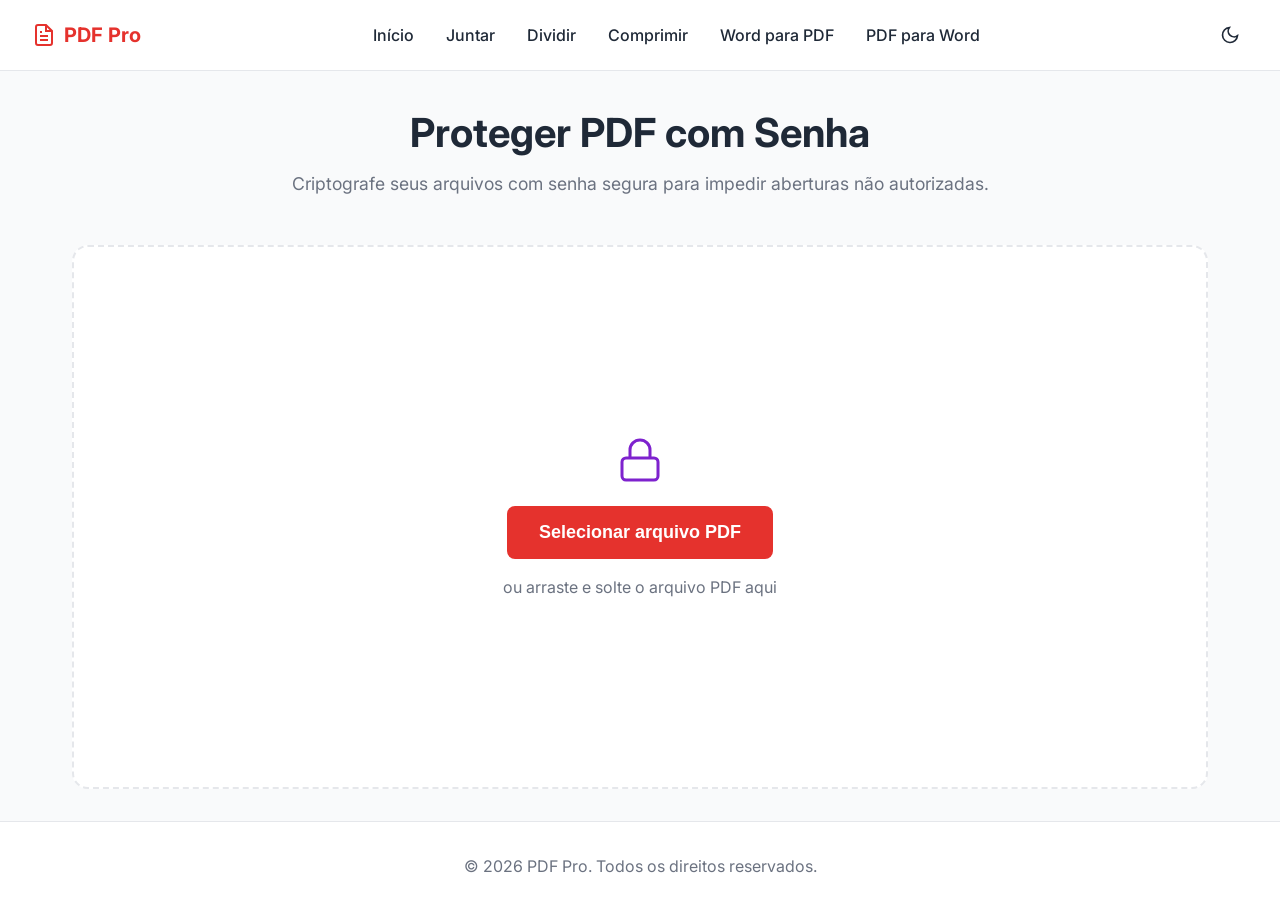
<file: Front-End/protect.html>
<!DOCTYPE html>
<html lang="pt-br" data-theme="light">
<head>
    <meta charset="UTF-8">
    <meta name="viewport" content="width=device-width, initial-scale=1.0">
    <title>Proteger PDF com Senha - PDF Editor Pro</title>
    <meta name="description" content="Proteja seu documento PDF com criptografia de ponta AES-256 e senha personalizada.">

    <!-- Favicon -->
    <link rel="icon" type="image/svg+xml" href="./static/img/favicon.svg">
    <link rel="alternate icon" href="./static/img/favicon.ico">
    <link rel="apple-touch-icon" href="./static/img/apple-touch-icon.png">

    <!-- Fonts -->
    <link rel="preconnect" href="https://fonts.googleapis.com">
    <link rel="preconnect" href="https://fonts.gstatic.com" crossorigin>
    <link href="https://fonts.googleapis.com/css2?family=Inter:wght@300;400;500;600;700&display=swap" rel="stylesheet">

    <!-- CSS -->
    <link rel="stylesheet" href="./static/css/base.css">
    <link rel="stylesheet" href="./static/css/layout.css">
    <link rel="stylesheet" href="./static/css/components.css">
    <link rel="stylesheet" href="./static/css/dark-mode.css">
    <link rel="stylesheet" href="./static/css/animations.css">
    <link rel="stylesheet" href="./static/css/pages/tool.css">
</head>
<body data-api-url="/pdf-editor">
    <!-- Navbar -->
    <nav class="navbar">
        <div class="nav-container">
            <a href="index.html" class="logo">
                <svg width="24" height="24" viewBox="0 0 24 24" fill="none" stroke="currentColor" stroke-width="2"><path d="M14 2H6a2 2 0 0 0-2 2v16a2 2 0 0 0 2 2h12a2 2 0 0 0 2-2V8z"></path><polyline points="14 2 14 8 20 8"></polyline><line x1="16" y1="13" x2="8" y2="13"></line><line x1="16" y1="17" x2="8" y2="17"></line><polyline points="10 9 9 9 8 9"></polyline></svg>
                <span>PDF Pro</span>
            </a>

            <div class="nav-links">
                <a href="index.html">Início</a>
                <a href="merge.html">Juntar</a>
                <a href="split.html">Dividir</a>
                <a href="compress.html">Comprimir</a>
                <a href="word-to-pdf.html">Word para PDF</a>
                <a href="pdf-to-word.html">PDF para Word</a>
            </div>

            <div class="nav-actions">
                <button id="theme-toggle" class="btn-icon" aria-label="Toggle Dark Mode">
                    <svg class="moon-icon" width="20" height="20" viewBox="0 0 24 24" fill="none" stroke="currentColor" stroke-width="2"><path d="M21 12.79A9 9 0 1 1 11.21 3 7 7 0 0 0 21 12.79z"></path></svg>
                    <svg class="sun-icon" width="20" height="20" viewBox="0 0 24 24" fill="none" stroke="currentColor" stroke-width="2" style="display: none;"><circle cx="12" cy="12" r="5"></circle><line x1="12" y1="1" x2="12" y2="3"></line><line x1="12" y1="21" x2="12" y2="23"></line><line x1="4.22" y1="4.22" x2="5.64" y2="5.64"></line><line x1="18.36" y1="18.36" x2="19.78" y2="19.78"></line><line x1="1" y1="12" x2="3" y2="12"></line><line x1="21" y1="12" x2="23" y2="12"></line><line x1="4.22" y1="19.78" x2="5.64" y2="18.36"></line><line x1="18.36" y1="5.64" x2="19.78" y2="4.22"></line></svg>
                </button>
            </div>
        </div>
    </nav>

    <!-- Main Content -->
    <main>
        <div class="tool-workspace">
            <div class="tool-header">
                <h1>Proteger PDF com Senha</h1>
                <p>Criptografe seus arquivos com senha segura para impedir aberturas não autorizadas.</p>
            </div>

            <div class="upload-area" id="dropzone">
                <div class="upload-content">
                    <div class="upload-icon-pulse">
                        <svg width="48" height="48" viewBox="0 0 24 24" fill="none" stroke="#7e22ce" stroke-width="1.5"><rect x="3" y="11" width="18" height="11" rx="2" ry="2"></rect><path d="M7 11V7a5 5 0 0 1 10 0v4"></path></svg>
                    </div>
                    <button class="btn-primary btn-large" id="selectFilesBtn">Selecionar arquivo PDF</button>
                    <p class="upload-hint">ou arraste e solte o arquivo PDF aqui</p>
                </div>
                <input type="file" id="fileInput" accept="application/pdf" class="hidden-input">
            </div>

            <!-- Active Workspace -->
            <div class="active-workspace" id="activeWorkspace" style="display: none;">
                <div class="file-grid" id="fileGrid"></div>

                <div class="workspace-sidebar">
                    <div class="sidebar-options">
                        <div class="option-group">
                            <h3>Definir Senha</h3>
                            <label class="form-label" for="password">Digite uma senha:</label>
                            <input type="password" id="password" class="form-control" placeholder="Sua senha secreta">
                        </div>

                        <div class="option-group">
                            <label class="form-label" for="confirmPassword">Confirme a senha:</label>
                            <input type="password" id="confirmPassword" class="form-control" placeholder="Repita a senha">
                            <span class="option-desc">O documento será criptografado com o padrão militar AES-256.</span>
                        </div>
                    </div>

                    <button id="processBtn" class="btn-primary btn-block">
                        Proteger PDF
                    </button>
                </div>
            </div>

            <!-- Progress Overlay -->
            <div class="progress-overlay" id="progressOverlay" style="display: none;">
                <div class="progress-card">
                    <h3>Criptografando documento...</h3>
                    <div class="progress-bar-container">
                        <div class="progress-bar" id="progressBar"></div>
                    </div>
                    <p id="progressText">Enviando arquivo...</p>
                </div>
            </div>
        </div>
    </main>

    <!-- Footer -->
    <footer class="footer">
        <div class="footer-container">
            <p>&copy; 2026 PDF Pro. Todos os direitos reservados.</p>
        </div>
    </footer>

    <script src="./static/js/core/main.js"></script>
    <script type="module">
        import { protectPdf } from './static/js/services/api.js';
        import { setupToolWorkspace } from './static/js/upload/toolWorkspace.js';

        setupToolWorkspace({
            accept: '.pdf,application/pdf',
            multiple: false,
            minFiles: 1,
            getOptions: () => {
                const pwd = document.getElementById('password').value;
                const confirmPwd = document.getElementById('confirmPassword').value;
                if (!pwd) throw new Error('Por favor, digite uma senha para proteger o PDF.');
                if (pwd !== confirmPwd) throw new Error('As senhas digitadas não coincidem.');
                return { password: pwd };
            },
            executeApi: async (file, options, onProgress) => {
                return await protectPdf(file, options.password, onProgress);
            },
            onSuccessMessage: 'PDF protegido com sucesso!'
        });
    </script>
</body>
</html>
</file>
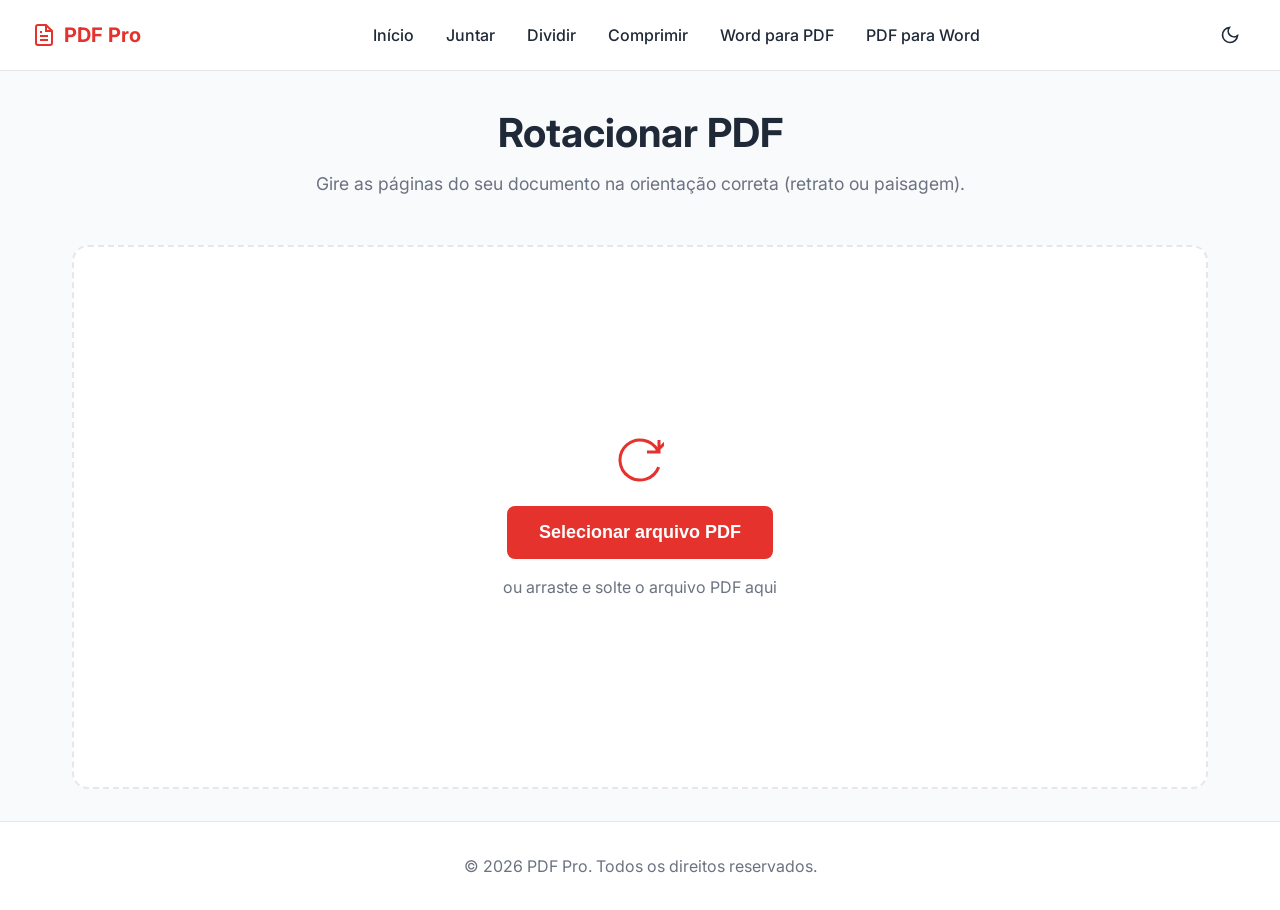
<file: Front-End/rotate.html>
<!DOCTYPE html>
<html lang="pt-br" data-theme="light">
<head>
    <meta charset="UTF-8">
    <meta name="viewport" content="width=device-width, initial-scale=1.0">
    <title>Rotacionar PDF - PDF Editor Pro</title>
    <meta name="description" content="Gire as páginas do seu documento PDF em 90, 180 ou 270 graus com total facilidade.">

    <!-- Favicon -->
    <link rel="icon" type="image/svg+xml" href="./static/img/favicon.svg">
    <link rel="alternate icon" href="./static/img/favicon.ico">
    <link rel="apple-touch-icon" href="./static/img/apple-touch-icon.png">

    <!-- Fonts -->
    <link rel="preconnect" href="https://fonts.googleapis.com">
    <link rel="preconnect" href="https://fonts.gstatic.com" crossorigin>
    <link href="https://fonts.googleapis.com/css2?family=Inter:wght@300;400;500;600;700&display=swap" rel="stylesheet">

    <!-- CSS -->
    <link rel="stylesheet" href="./static/css/base.css">
    <link rel="stylesheet" href="./static/css/layout.css">
    <link rel="stylesheet" href="./static/css/components.css">
    <link rel="stylesheet" href="./static/css/dark-mode.css">
    <link rel="stylesheet" href="./static/css/animations.css">
    <link rel="stylesheet" href="./static/css/pages/tool.css">
</head>
<body data-api-url="/pdf-editor">
    <!-- Navbar -->
    <nav class="navbar">
        <div class="nav-container">
            <a href="index.html" class="logo">
                <svg width="24" height="24" viewBox="0 0 24 24" fill="none" stroke="currentColor" stroke-width="2"><path d="M14 2H6a2 2 0 0 0-2 2v16a2 2 0 0 0 2 2h12a2 2 0 0 0 2-2V8z"></path><polyline points="14 2 14 8 20 8"></polyline><line x1="16" y1="13" x2="8" y2="13"></line><line x1="16" y1="17" x2="8" y2="17"></line><polyline points="10 9 9 9 8 9"></polyline></svg>
                <span>PDF Pro</span>
            </a>

            <div class="nav-links">
                <a href="index.html">Início</a>
                <a href="merge.html">Juntar</a>
                <a href="split.html">Dividir</a>
                <a href="compress.html">Comprimir</a>
                <a href="word-to-pdf.html">Word para PDF</a>
                <a href="pdf-to-word.html">PDF para Word</a>
            </div>

            <div class="nav-actions">
                <button id="theme-toggle" class="btn-icon" aria-label="Toggle Dark Mode">
                    <svg class="moon-icon" width="20" height="20" viewBox="0 0 24 24" fill="none" stroke="currentColor" stroke-width="2"><path d="M21 12.79A9 9 0 1 1 11.21 3 7 7 0 0 0 21 12.79z"></path></svg>
                    <svg class="sun-icon" width="20" height="20" viewBox="0 0 24 24" fill="none" stroke="currentColor" stroke-width="2" style="display: none;"><circle cx="12" cy="12" r="5"></circle><line x1="12" y1="1" x2="12" y2="3"></line><line x1="12" y1="21" x2="12" y2="23"></line><line x1="4.22" y1="4.22" x2="5.64" y2="5.64"></line><line x1="18.36" y1="18.36" x2="19.78" y2="19.78"></line><line x1="1" y1="12" x2="3" y2="12"></line><line x1="21" y1="12" x2="23" y2="12"></line><line x1="4.22" y1="19.78" x2="5.64" y2="18.36"></line><line x1="18.36" y1="5.64" x2="19.78" y2="4.22"></line></svg>
                </button>
            </div>
        </div>
    </nav>

    <!-- Main Content -->
    <main>
        <div class="tool-workspace">
            <div class="tool-header">
                <h1>Rotacionar PDF</h1>
                <p>Gire as páginas do seu documento na orientação correta (retrato ou paisagem).</p>
            </div>

            <div class="upload-area" id="dropzone">
                <div class="upload-content">
                    <div class="upload-icon-pulse">
                        <svg width="48" height="48" viewBox="0 0 24 24" fill="none" stroke="currentColor" stroke-width="1.5"><path d="M21.5 2v6h-6M21.34 15.57a10 10 0 1 1-.57-8.38l5.67-5.67"></path></svg>
                    </div>
                    <button class="btn-primary btn-large" id="selectFilesBtn">Selecionar arquivo PDF</button>
                    <p class="upload-hint">ou arraste e solte o arquivo PDF aqui</p>
                </div>
                <input type="file" id="fileInput" accept="application/pdf" class="hidden-input">
            </div>

            <!-- Active Workspace -->
            <div class="active-workspace" id="activeWorkspace" style="display: none;">
                <div class="file-grid" id="fileGrid"></div>

                <div class="workspace-sidebar">
                    <div class="sidebar-options">
                        <div class="option-group">
                            <h3>Ângulo de Rotação</h3>
                            <div class="radio-cards">
                                <label class="radio-card-label">
                                    <input type="radio" name="angle" value="90" checked>
                                    <div><strong>90° Horário</strong> (Giro para direita)</div>
                                </label>
                                <label class="radio-card-label">
                                    <input type="radio" name="angle" value="180">
                                    <div><strong>180° Invertido</strong> (De ponta-cabeça)</div>
                                </label>
                                <label class="radio-card-label">
                                    <input type="radio" name="angle" value="270">
                                    <div><strong>270° Anti-horário</strong> (Giro para esquerda)</div>
                                </label>
                            </div>
                        </div>

                        <div class="option-group">
                            <h3>Aplicar a quais páginas?</h3>
                            <div class="radio-cards">
                                <label class="radio-card-label">
                                    <input type="radio" name="pageSelection" value="all" checked>
                                    <div><strong>Todas as páginas</strong></div>
                                </label>
                                <label class="radio-card-label">
                                    <input type="radio" name="pageSelection" value="odd">
                                    <div><strong>Apenas páginas ímpares</strong></div>
                                </label>
                                <label class="radio-card-label">
                                    <input type="radio" name="pageSelection" value="even">
                                    <div><strong>Apenas páginas pares</strong></div>
                                </label>
                            </div>
                        </div>
                    </div>

                    <button id="processBtn" class="btn-primary btn-block">
                        Rotacionar PDF
                    </button>
                </div>
            </div>

            <!-- Progress Overlay -->
            <div class="progress-overlay" id="progressOverlay" style="display: none;">
                <div class="progress-card">
                    <h3>Rotacionando páginas...</h3>
                    <div class="progress-bar-container">
                        <div class="progress-bar" id="progressBar"></div>
                    </div>
                    <p id="progressText">Enviando arquivo...</p>
                </div>
            </div>
        </div>
    </main>

    <!-- Footer -->
    <footer class="footer">
        <div class="footer-container">
            <p>&copy; 2026 PDF Pro. Todos os direitos reservados.</p>
        </div>
    </footer>

    <script src="./static/js/core/main.js"></script>
    <script type="module">
        import { rotatePdf } from './static/js/services/api.js';
        import { setupToolWorkspace } from './static/js/upload/toolWorkspace.js';

        setupToolWorkspace({
            accept: '.pdf,application/pdf',
            multiple: false,
            minFiles: 1,
            getOptions: () => {
                const angle = parseInt(document.querySelector('input[name="angle"]:checked').value);
                const pageSelection = document.querySelector('input[name="pageSelection"]:checked').value;
                return { angle, pageSelection };
            },
            executeApi: async (file, options, onProgress) => {
                return await rotatePdf(file, options, onProgress);
            },
            onSuccessMessage: 'PDF rotacionado com sucesso!'
        });
    </script>
</body>
</html>
</file>
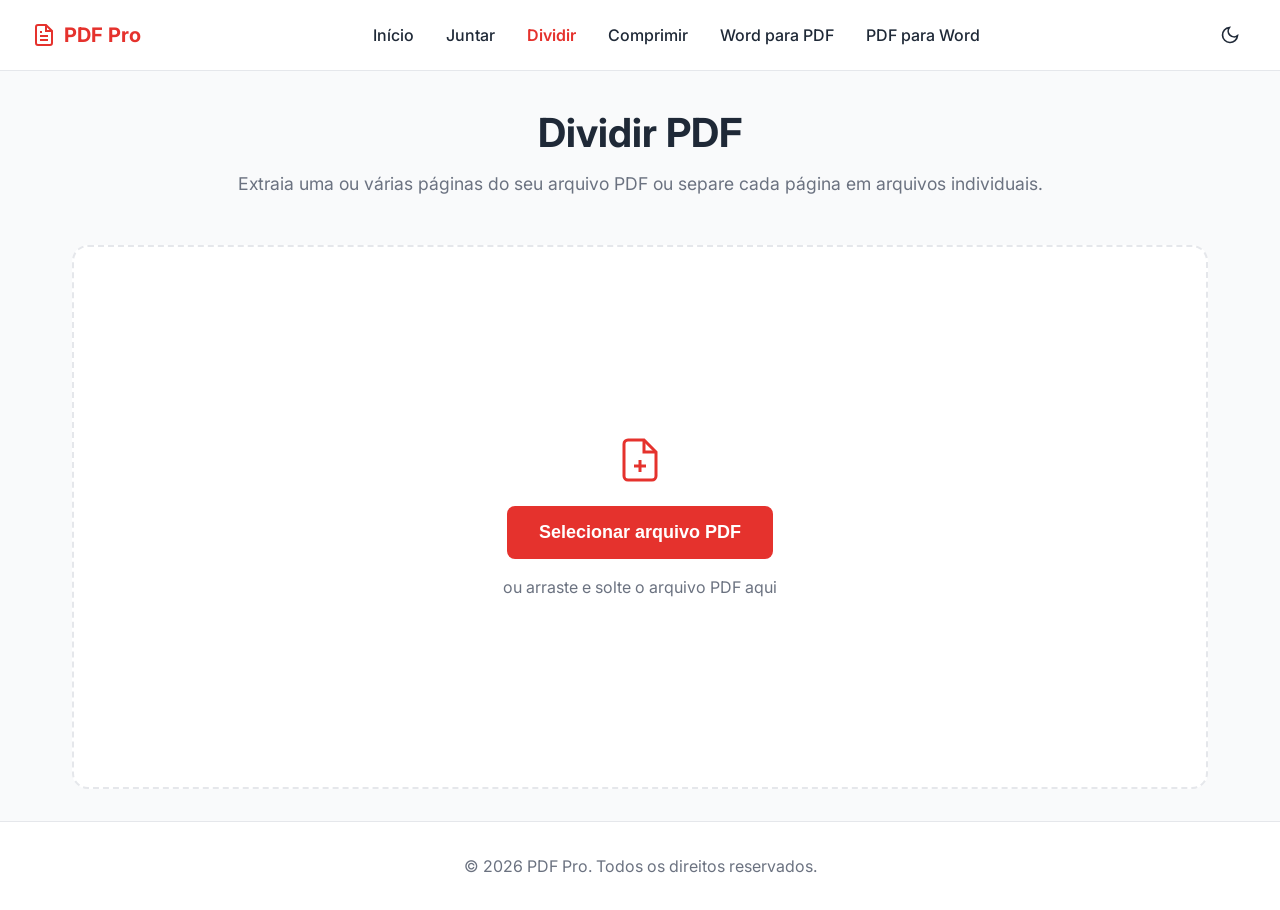
<file: Front-End/split.html>
<!DOCTYPE html>
<html lang="pt-br" data-theme="light">
<head>
    <meta charset="UTF-8">
    <meta name="viewport" content="width=device-width, initial-scale=1.0">
    <title>Dividir PDF - PDF Editor Pro</title>
    <meta name="description" content="Extraia páginas ou divida seu PDF em múltiplos documentos ou arquivo ZIP de forma rápida e segura.">

    <!-- Favicon -->
    <link rel="icon" type="image/svg+xml" href="./static/img/favicon.svg">
    <link rel="alternate icon" href="./static/img/favicon.ico">
    <link rel="apple-touch-icon" href="./static/img/apple-touch-icon.png">

    <!-- Fonts -->
    <link rel="preconnect" href="https://fonts.googleapis.com">
    <link rel="preconnect" href="https://fonts.gstatic.com" crossorigin>
    <link href="https://fonts.googleapis.com/css2?family=Inter:wght@300;400;500;600;700&display=swap" rel="stylesheet">

    <!-- CSS -->
    <link rel="stylesheet" href="./static/css/base.css">
    <link rel="stylesheet" href="./static/css/layout.css">
    <link rel="stylesheet" href="./static/css/components.css">
    <link rel="stylesheet" href="./static/css/dark-mode.css">
    <link rel="stylesheet" href="./static/css/animations.css">
    <link rel="stylesheet" href="./static/css/pages/tool.css">
</head>
<body data-api-url="/pdf-editor">
    <!-- Navbar -->
    <nav class="navbar">
        <div class="nav-container">
            <a href="index.html" class="logo">
                <svg width="24" height="24" viewBox="0 0 24 24" fill="none" stroke="currentColor" stroke-width="2"><path d="M14 2H6a2 2 0 0 0-2 2v16a2 2 0 0 0 2 2h12a2 2 0 0 0 2-2V8z"></path><polyline points="14 2 14 8 20 8"></polyline><line x1="16" y1="13" x2="8" y2="13"></line><line x1="16" y1="17" x2="8" y2="17"></line><polyline points="10 9 9 9 8 9"></polyline></svg>
                <span>PDF Pro</span>
            </a>

            <div class="nav-links">
                <a href="index.html">Início</a>
                <a href="merge.html">Juntar</a>
                <a href="split.html" class="active">Dividir</a>
                <a href="compress.html">Comprimir</a>
                <a href="word-to-pdf.html">Word para PDF</a>
                <a href="pdf-to-word.html">PDF para Word</a>
            </div>

            <div class="nav-actions">
                <button id="theme-toggle" class="btn-icon" aria-label="Toggle Dark Mode">
                    <svg class="moon-icon" width="20" height="20" viewBox="0 0 24 24" fill="none" stroke="currentColor" stroke-width="2"><path d="M21 12.79A9 9 0 1 1 11.21 3 7 7 0 0 0 21 12.79z"></path></svg>
                    <svg class="sun-icon" width="20" height="20" viewBox="0 0 24 24" fill="none" stroke="currentColor" stroke-width="2" style="display: none;"><circle cx="12" cy="12" r="5"></circle><line x1="12" y1="1" x2="12" y2="3"></line><line x1="12" y1="21" x2="12" y2="23"></line><line x1="4.22" y1="4.22" x2="5.64" y2="5.64"></line><line x1="18.36" y1="18.36" x2="19.78" y2="19.78"></line><line x1="1" y1="12" x2="3" y2="12"></line><line x1="21" y1="12" x2="23" y2="12"></line><line x1="4.22" y1="19.78" x2="5.64" y2="18.36"></line><line x1="18.36" y1="5.64" x2="19.78" y2="4.22"></line></svg>
                </button>
            </div>
        </div>
    </nav>

    <!-- Main Content -->
    <main>
        <div class="tool-workspace">
            <div class="tool-header">
                <h1>Dividir PDF</h1>
                <p>Extraia uma ou várias páginas do seu arquivo PDF ou separe cada página em arquivos individuais.</p>
            </div>

            <div class="upload-area" id="dropzone">
                <div class="upload-content">
                    <div class="upload-icon-pulse">
                        <svg width="48" height="48" viewBox="0 0 24 24" fill="none" stroke="currentColor" stroke-width="1.5"><path d="M14 2H6a2 2 0 0 0-2 2v16a2 2 0 0 0 2 2h12a2 2 0 0 0 2-2V8z"></path><polyline points="14 2 14 8 20 8"></polyline><line x1="12" y1="18" x2="12" y2="12"></line><line x1="9" y1="15" x2="15" y2="15"></line></svg>
                    </div>
                    <button class="btn-primary btn-large" id="selectFilesBtn">Selecionar arquivo PDF</button>
                    <p class="upload-hint">ou arraste e solte o arquivo PDF aqui</p>
                </div>
                <input type="file" id="fileInput" accept="application/pdf" class="hidden-input">
            </div>

            <!-- Active Workspace -->
            <div class="active-workspace" id="activeWorkspace" style="display: none;">
                <div class="file-grid" id="fileGrid"></div>

                <div class="workspace-sidebar">
                    <div class="sidebar-options">
                        <div class="option-group">
                            <h3>Modo de Divisão</h3>
                            <p class="option-desc">Escolha como deseja dividir o documento.</p>
                            <div class="radio-cards">
                                <label class="radio-card-label">
                                    <input type="radio" name="splitMode" value="all" checked>
                                    <div>
                                        <strong>Extrair todas as páginas</strong>
                                        <div style="font-size: 0.8rem; color: var(--text-muted);">Baixa um arquivo .ZIP com cada página</div>
                                    </div>
                                </label>
                                <label class="radio-card-label">
                                    <input type="radio" name="splitMode" value="range">
                                    <div>
                                        <strong>Intervalo de páginas</strong>
                                        <div style="font-size: 0.8rem; color: var(--text-muted);">Gera um PDF apenas com as páginas escolhidas</div>
                                    </div>
                                </label>
                            </div>
                        </div>

                        <div class="option-group" id="rangeGroup" style="display: none;">
                            <label class="form-label" for="pageRange">Intervalo de páginas:</label>
                            <input type="text" id="pageRange" class="form-control" placeholder="ex: 1-3, 5, 8-10">
                            <span class="option-desc">Separe páginas por vírgula ou hífen.</span>
                        </div>
                    </div>

                    <button id="processBtn" class="btn-primary btn-block">
                        Dividir PDF
                    </button>
                </div>
            </div>

            <!-- Progress Overlay -->
            <div class="progress-overlay" id="progressOverlay" style="display: none;">
                <div class="progress-card">
                    <h3>Processando...</h3>
                    <div class="progress-bar-container">
                        <div class="progress-bar" id="progressBar"></div>
                    </div>
                    <p id="progressText">Enviando arquivo...</p>
                </div>
            </div>
        </div>
    </main>

    <!-- Footer -->
    <footer class="footer">
        <div class="footer-container">
            <p>&copy; 2026 PDF Pro. Todos os direitos reservados.</p>
        </div>
    </footer>

    <script src="./static/js/core/main.js"></script>
    <script type="module">
        import { splitPdf } from './static/js/services/api.js';
        import { setupToolWorkspace } from './static/js/upload/toolWorkspace.js';

        // Toggle intervalo input
        document.querySelectorAll('input[name="splitMode"]').forEach(radio => {
            radio.addEventListener('change', () => {
                const rangeGroup = document.getElementById('rangeGroup');
                rangeGroup.style.display = radio.value === 'range' ? 'block' : 'none';
            });
        });

        setupToolWorkspace({
            accept: '.pdf,application/pdf',
            multiple: false,
            minFiles: 1,
            getOptions: () => {
                const mode = document.querySelector('input[name="splitMode"]:checked').value;
                const pageRange = document.getElementById('pageRange').value.trim();
                if (mode === 'range' && !pageRange) {
                    throw new Error('Informe o intervalo de páginas desejado (ex: 1-3, 5).');
                }
                return { mode, pageRange };
            },
            executeApi: async (file, options, onProgress) => {
                return await splitPdf(file, options, onProgress);
            },
            onSuccessMessage: 'PDF dividido com sucesso!'
        });
    </script>
</body>
</html>
</file>
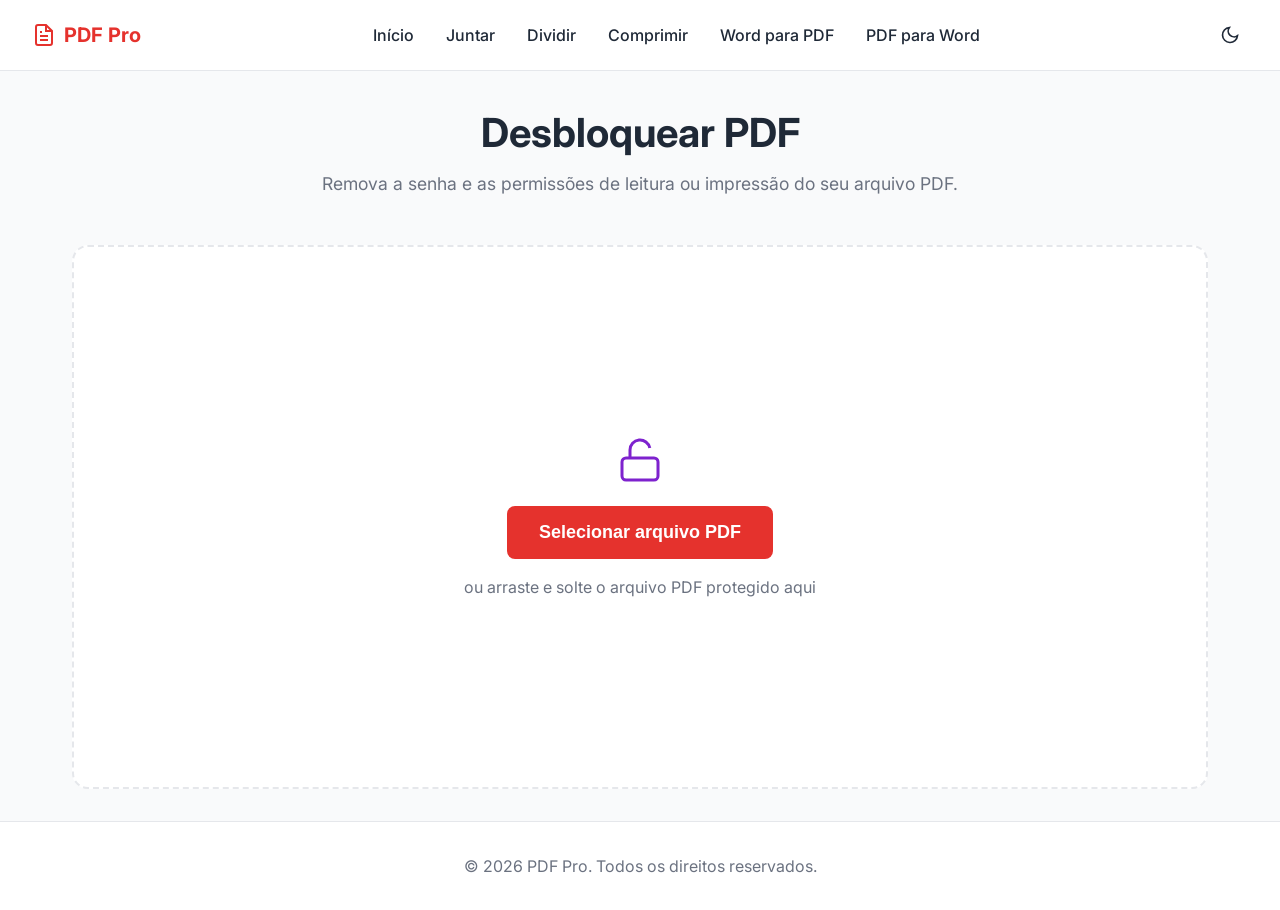
<file: Front-End/unlock.html>
<!DOCTYPE html>
<html lang="pt-br" data-theme="light">
<head>
    <meta charset="UTF-8">
    <meta name="viewport" content="width=device-width, initial-scale=1.0">
    <title>Desbloquear PDF - PDF Editor Pro</title>
    <meta name="description" content="Remova a proteção de senha e restrições de arquivos PDF de forma rápida e segura.">

    <!-- Favicon -->
    <link rel="icon" type="image/svg+xml" href="./static/img/favicon.svg">
    <link rel="alternate icon" href="./static/img/favicon.ico">
    <link rel="apple-touch-icon" href="./static/img/apple-touch-icon.png">

    <!-- Fonts -->
    <link rel="preconnect" href="https://fonts.googleapis.com">
    <link rel="preconnect" href="https://fonts.gstatic.com" crossorigin>
    <link href="https://fonts.googleapis.com/css2?family=Inter:wght@300;400;500;600;700&display=swap" rel="stylesheet">

    <!-- CSS -->
    <link rel="stylesheet" href="./static/css/base.css">
    <link rel="stylesheet" href="./static/css/layout.css">
    <link rel="stylesheet" href="./static/css/components.css">
    <link rel="stylesheet" href="./static/css/dark-mode.css">
    <link rel="stylesheet" href="./static/css/animations.css">
    <link rel="stylesheet" href="./static/css/pages/tool.css">
</head>
<body data-api-url="/pdf-editor">
    <!-- Navbar -->
    <nav class="navbar">
        <div class="nav-container">
            <a href="index.html" class="logo">
                <svg width="24" height="24" viewBox="0 0 24 24" fill="none" stroke="currentColor" stroke-width="2"><path d="M14 2H6a2 2 0 0 0-2 2v16a2 2 0 0 0 2 2h12a2 2 0 0 0 2-2V8z"></path><polyline points="14 2 14 8 20 8"></polyline><line x1="16" y1="13" x2="8" y2="13"></line><line x1="16" y1="17" x2="8" y2="17"></line><polyline points="10 9 9 9 8 9"></polyline></svg>
                <span>PDF Pro</span>
            </a>

            <div class="nav-links">
                <a href="index.html">Início</a>
                <a href="merge.html">Juntar</a>
                <a href="split.html">Dividir</a>
                <a href="compress.html">Comprimir</a>
                <a href="word-to-pdf.html">Word para PDF</a>
                <a href="pdf-to-word.html">PDF para Word</a>
            </div>

            <div class="nav-actions">
                <button id="theme-toggle" class="btn-icon" aria-label="Toggle Dark Mode">
                    <svg class="moon-icon" width="20" height="20" viewBox="0 0 24 24" fill="none" stroke="currentColor" stroke-width="2"><path d="M21 12.79A9 9 0 1 1 11.21 3 7 7 0 0 0 21 12.79z"></path></svg>
                    <svg class="sun-icon" width="20" height="20" viewBox="0 0 24 24" fill="none" stroke="currentColor" stroke-width="2" style="display: none;"><circle cx="12" cy="12" r="5"></circle><line x1="12" y1="1" x2="12" y2="3"></line><line x1="12" y1="21" x2="12" y2="23"></line><line x1="4.22" y1="4.22" x2="5.64" y2="5.64"></line><line x1="18.36" y1="18.36" x2="19.78" y2="19.78"></line><line x1="1" y1="12" x2="3" y2="12"></line><line x1="21" y1="12" x2="23" y2="12"></line><line x1="4.22" y1="19.78" x2="5.64" y2="18.36"></line><line x1="18.36" y1="5.64" x2="19.78" y2="4.22"></line></svg>
                </button>
            </div>
        </div>
    </nav>

    <!-- Main Content -->
    <main>
        <div class="tool-workspace">
            <div class="tool-header">
                <h1>Desbloquear PDF</h1>
                <p>Remova a senha e as permissões de leitura ou impressão do seu arquivo PDF.</p>
            </div>

            <div class="upload-area" id="dropzone">
                <div class="upload-content">
                    <div class="upload-icon-pulse">
                        <svg width="48" height="48" viewBox="0 0 24 24" fill="none" stroke="#7e22ce" stroke-width="1.5"><rect x="3" y="11" width="18" height="11" rx="2" ry="2"></rect><path d="M7 11V7a5 5 0 0 1 9.9-1"></path></svg>
                    </div>
                    <button class="btn-primary btn-large" id="selectFilesBtn">Selecionar arquivo PDF</button>
                    <p class="upload-hint">ou arraste e solte o arquivo PDF protegido aqui</p>
                </div>
                <input type="file" id="fileInput" accept="application/pdf" class="hidden-input">
            </div>

            <!-- Active Workspace -->
            <div class="active-workspace" id="activeWorkspace" style="display: none;">
                <div class="file-grid" id="fileGrid"></div>

                <div class="workspace-sidebar">
                    <div class="sidebar-options">
                        <div class="option-group">
                            <h3>Desbloqueio</h3>
                            <label class="form-label" for="password">Digite a senha do PDF:</label>
                            <input type="password" id="password" class="form-control" placeholder="Senha atual do documento">
                            <span class="option-desc">O arquivo será descriptografado e salvo sem nenhuma restrição ou senha futura.</span>
                        </div>
                    </div>

                    <button id="processBtn" class="btn-primary btn-block">
                        Desbloquear PDF
                    </button>
                </div>
            </div>

            <!-- Progress Overlay -->
            <div class="progress-overlay" id="progressOverlay" style="display: none;">
                <div class="progress-card">
                    <h3>Desbloqueando documento...</h3>
                    <div class="progress-bar-container">
                        <div class="progress-bar" id="progressBar"></div>
                    </div>
                    <p id="progressText">Enviando arquivo...</p>
                </div>
            </div>
        </div>
    </main>

    <!-- Footer -->
    <footer class="footer">
        <div class="footer-container">
            <p>&copy; 2026 PDF Pro. Todos os direitos reservados.</p>
        </div>
    </footer>

    <script src="./static/js/core/main.js"></script>
    <script type="module">
        import { unlockPdf } from './static/js/services/api.js';
        import { setupToolWorkspace } from './static/js/upload/toolWorkspace.js';

        setupToolWorkspace({
            accept: '.pdf,application/pdf',
            multiple: false,
            minFiles: 1,
            getOptions: () => {
                const pwd = document.getElementById('password').value;
                return { password: pwd };
            },
            executeApi: async (file, options, onProgress) => {
                return await unlockPdf(file, options.password, onProgress);
            },
            onSuccessMessage: 'PDF desbloqueado com sucesso!'
        });
    </script>
</body>
</html>
</file>
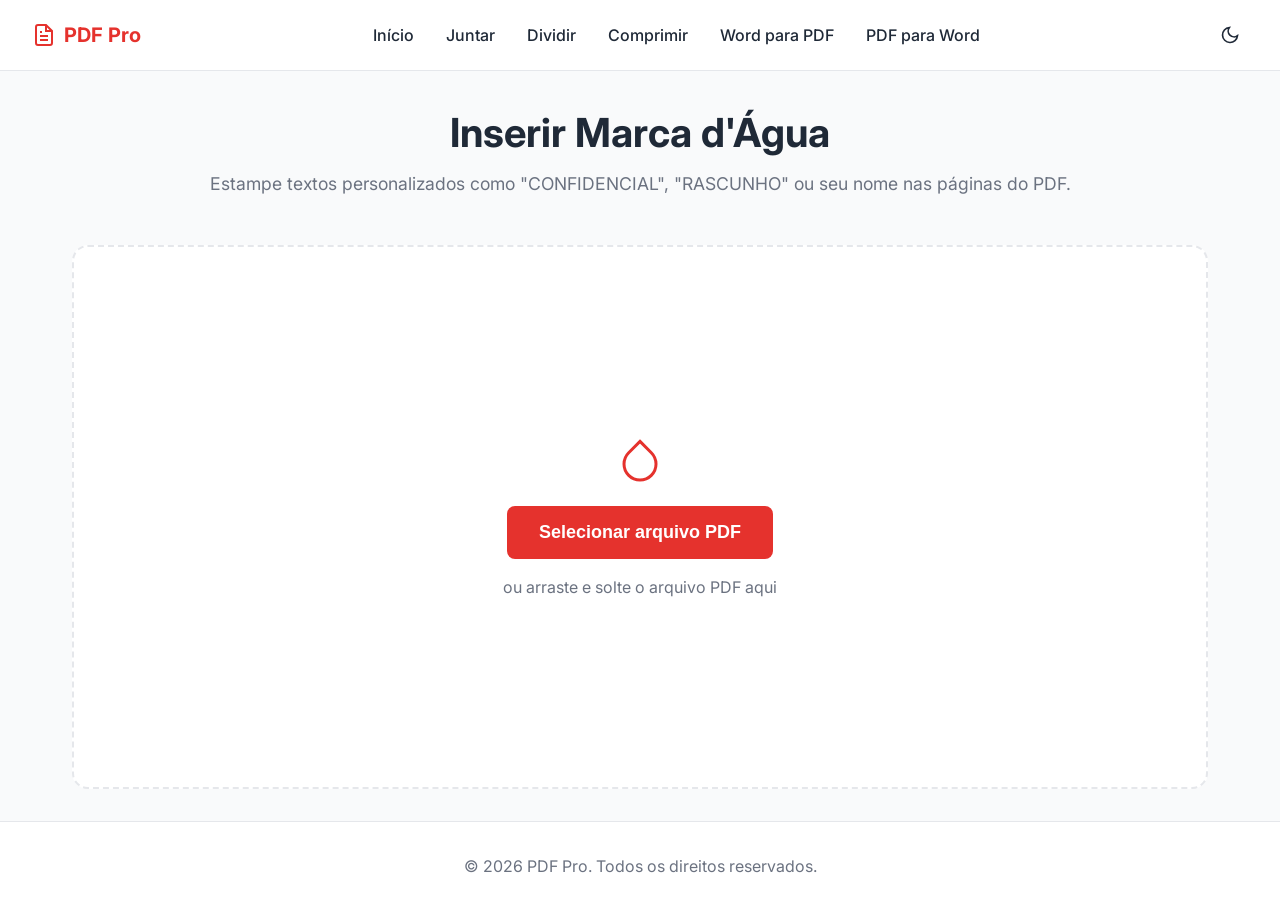
<file: Front-End/watermark.html>
<!DOCTYPE html>
<html lang="pt-br" data-theme="light">
<head>
    <meta charset="UTF-8">
    <meta name="viewport" content="width=device-width, initial-scale=1.0">
    <title>Marca d'Água no PDF - PDF Editor Pro</title>
    <meta name="description" content="Aplique carimbos e marcas d'água personalizadas nas páginas do seu documento PDF.">

    <!-- Favicon -->
    <link rel="icon" type="image/svg+xml" href="./static/img/favicon.svg">
    <link rel="alternate icon" href="./static/img/favicon.ico">
    <link rel="apple-touch-icon" href="./static/img/apple-touch-icon.png">

    <!-- Fonts -->
    <link rel="preconnect" href="https://fonts.googleapis.com">
    <link rel="preconnect" href="https://fonts.gstatic.com" crossorigin>
    <link href="https://fonts.googleapis.com/css2?family=Inter:wght@300;400;500;600;700&display=swap" rel="stylesheet">

    <!-- CSS -->
    <link rel="stylesheet" href="./static/css/base.css">
    <link rel="stylesheet" href="./static/css/layout.css">
    <link rel="stylesheet" href="./static/css/components.css">
    <link rel="stylesheet" href="./static/css/dark-mode.css">
    <link rel="stylesheet" href="./static/css/animations.css">
    <link rel="stylesheet" href="./static/css/pages/tool.css">
</head>
<body data-api-url="/pdf-editor">
    <!-- Navbar -->
    <nav class="navbar">
        <div class="nav-container">
            <a href="index.html" class="logo">
                <svg width="24" height="24" viewBox="0 0 24 24" fill="none" stroke="currentColor" stroke-width="2"><path d="M14 2H6a2 2 0 0 0-2 2v16a2 2 0 0 0 2 2h12a2 2 0 0 0 2-2V8z"></path><polyline points="14 2 14 8 20 8"></polyline><line x1="16" y1="13" x2="8" y2="13"></line><line x1="16" y1="17" x2="8" y2="17"></line><polyline points="10 9 9 9 8 9"></polyline></svg>
                <span>PDF Pro</span>
            </a>

            <div class="nav-links">
                <a href="index.html">Início</a>
                <a href="merge.html">Juntar</a>
                <a href="split.html">Dividir</a>
                <a href="compress.html">Comprimir</a>
                <a href="word-to-pdf.html">Word para PDF</a>
                <a href="pdf-to-word.html">PDF para Word</a>
            </div>

            <div class="nav-actions">
                <button id="theme-toggle" class="btn-icon" aria-label="Toggle Dark Mode">
                    <svg class="moon-icon" width="20" height="20" viewBox="0 0 24 24" fill="none" stroke="currentColor" stroke-width="2"><path d="M21 12.79A9 9 0 1 1 11.21 3 7 7 0 0 0 21 12.79z"></path></svg>
                    <svg class="sun-icon" width="20" height="20" viewBox="0 0 24 24" fill="none" stroke="currentColor" stroke-width="2" style="display: none;"><circle cx="12" cy="12" r="5"></circle><line x1="12" y1="1" x2="12" y2="3"></line><line x1="12" y1="21" x2="12" y2="23"></line><line x1="4.22" y1="4.22" x2="5.64" y2="5.64"></line><line x1="18.36" y1="18.36" x2="19.78" y2="19.78"></line><line x1="1" y1="12" x2="3" y2="12"></line><line x1="21" y1="12" x2="23" y2="12"></line><line x1="4.22" y1="19.78" x2="5.64" y2="18.36"></line><line x1="18.36" y1="5.64" x2="19.78" y2="4.22"></line></svg>
                </button>
            </div>
        </div>
    </nav>

    <!-- Main Content -->
    <main>
        <div class="tool-workspace">
            <div class="tool-header">
                <h1>Inserir Marca d'Água</h1>
                <p>Estampe textos personalizados como "CONFIDENCIAL", "RASCUNHO" ou seu nome nas páginas do PDF.</p>
            </div>

            <div class="upload-area" id="dropzone">
                <div class="upload-content">
                    <div class="upload-icon-pulse">
                        <svg width="48" height="48" viewBox="0 0 24 24" fill="none" stroke="currentColor" stroke-width="1.5"><path d="M12 2.69l5.66 5.66a8 8 0 1 1-11.31 0z"></path></svg>
                    </div>
                    <button class="btn-primary btn-large" id="selectFilesBtn">Selecionar arquivo PDF</button>
                    <p class="upload-hint">ou arraste e solte o arquivo PDF aqui</p>
                </div>
                <input type="file" id="fileInput" accept="application/pdf" class="hidden-input">
            </div>

            <!-- Active Workspace -->
            <div class="active-workspace" id="activeWorkspace" style="display: none;">
                <div class="file-grid" id="fileGrid"></div>

                <div class="workspace-sidebar">
                    <div class="sidebar-options">
                        <div class="option-group">
                            <label class="form-label" for="watermarkText">Texto da Marca d'Água:</label>
                            <input type="text" id="watermarkText" class="form-control" value="CONFIDENCIAL" placeholder="Digite o texto do carimbo">
                        </div>

                        <div class="option-group">
                            <label class="form-label" for="opacitySlider">Opacidade: <span id="opacityVal" class="slider-val">30%</span></label>
                            <div class="slider-group">
                                <input type="range" id="opacitySlider" min="0.1" max="0.9" step="0.05" value="0.3">
                            </div>
                        </div>

                        <div class="option-group">
                            <h3>Posicionamento & Ângulo</h3>
                            <div class="radio-cards">
                                <label class="radio-card-label">
                                    <input type="radio" name="wmRotation" value="45" checked>
                                    <div><strong>Diagonal (45°)</strong> (Estilo clássico em todo o documento)</div>
                                </label>
                                <label class="radio-card-label">
                                    <input type="radio" name="wmRotation" value="0">
                                    <div><strong>Horizontal (0°)</strong> (No centro da página)</div>
                                </label>
                            </div>
                        </div>
                    </div>

                    <button id="processBtn" class="btn-primary btn-block">
                        Aplicar Marca d'Água
                    </button>
                </div>
            </div>

            <!-- Progress Overlay -->
            <div class="progress-overlay" id="progressOverlay" style="display: none;">
                <div class="progress-card">
                    <h3>Aplicando marca d'água...</h3>
                    <div class="progress-bar-container">
                        <div class="progress-bar" id="progressBar"></div>
                    </div>
                    <p id="progressText">Enviando arquivo...</p>
                </div>
            </div>
        </div>
    </main>

    <!-- Footer -->
    <footer class="footer">
        <div class="footer-container">
            <p>&copy; 2026 PDF Pro. Todos os direitos reservados.</p>
        </div>
    </footer>

    <script src="./static/js/core/main.js"></script>
    <script type="module">
        import { watermarkPdf } from './static/js/services/api.js';
        import { setupToolWorkspace } from './static/js/upload/toolWorkspace.js';

        const opacitySlider = document.getElementById('opacitySlider');
        const opacityVal = document.getElementById('opacityVal');
        opacitySlider.addEventListener('input', () => {
            opacityVal.textContent = `${Math.round(opacitySlider.value * 100)}%`;
        });

        setupToolWorkspace({
            accept: '.pdf,application/pdf',
            multiple: false,
            minFiles: 1,
            getOptions: () => {
                const text = document.getElementById('watermarkText').value.trim();
                if (!text) throw new Error('Digite o texto que deseja aplicar como marca d\'água.');
                const opacity = parseFloat(opacitySlider.value);
                const rotation = parseFloat(document.querySelector('input[name="wmRotation"]:checked').value);
                return { text, opacity, rotation };
            },
            executeApi: async (file, options, onProgress) => {
                return await watermarkPdf(file, options, onProgress);
            },
            onSuccessMessage: 'Marca d\'água aplicada com sucesso!'
        });
    </script>
</body>
</html>
</file>
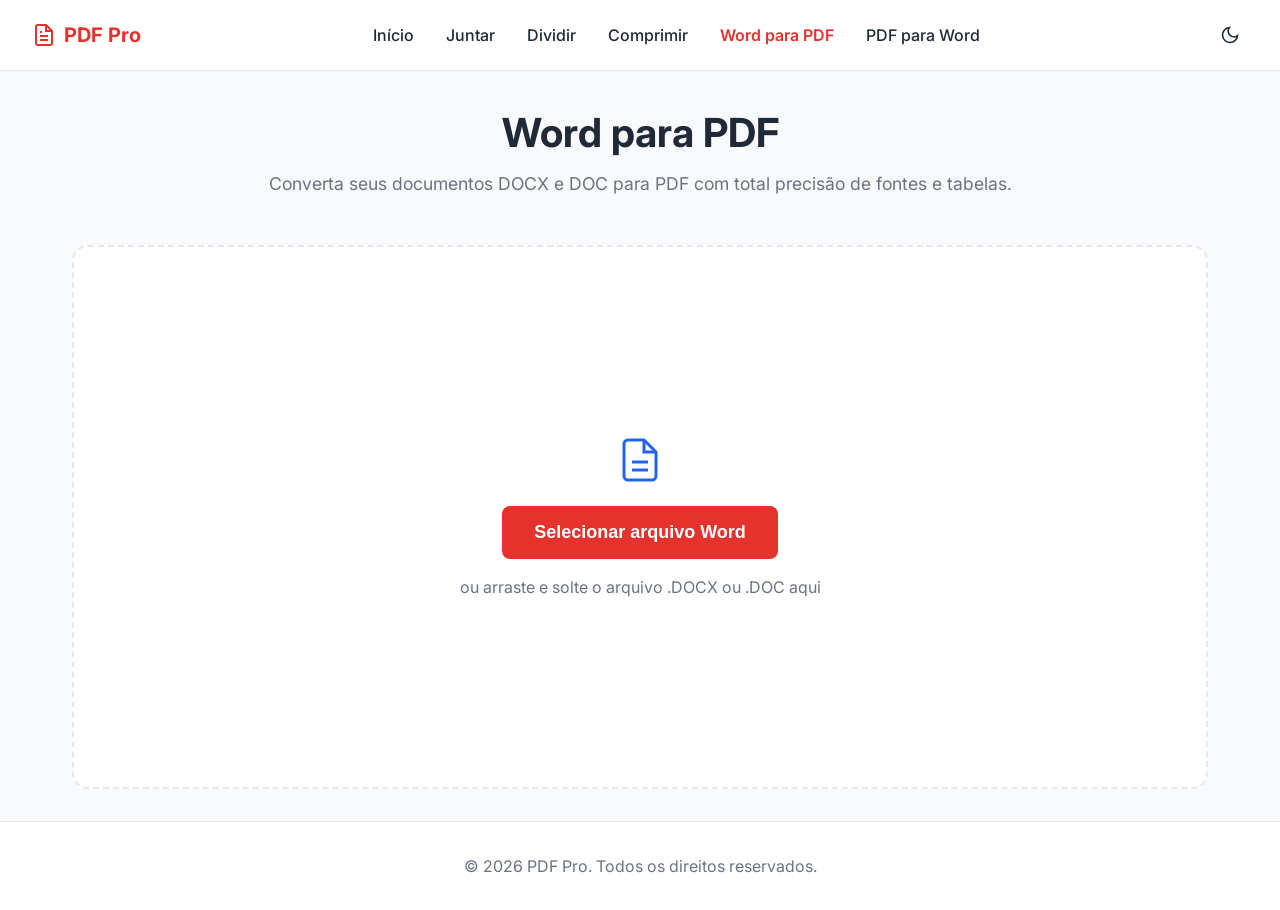
<file: Front-End/word-to-pdf.html>
<!DOCTYPE html>
<html lang="pt-br" data-theme="light">
<head>
    <meta charset="UTF-8">
    <meta name="viewport" content="width=device-width, initial-scale=1.0">
    <title>Word para PDF - PDF Editor Pro</title>
    <meta name="description" content="Converta documentos Word (.docx e .doc) para PDF mantendo a mesma formatação original.">

    <!-- Favicon -->
    <link rel="icon" type="image/svg+xml" href="./static/img/favicon.svg">
    <link rel="alternate icon" href="./static/img/favicon.ico">
    <link rel="apple-touch-icon" href="./static/img/apple-touch-icon.png">

    <!-- Fonts -->
    <link rel="preconnect" href="https://fonts.googleapis.com">
    <link rel="preconnect" href="https://fonts.gstatic.com" crossorigin>
    <link href="https://fonts.googleapis.com/css2?family=Inter:wght@300;400;500;600;700&display=swap" rel="stylesheet">

    <!-- CSS -->
    <link rel="stylesheet" href="./static/css/base.css">
    <link rel="stylesheet" href="./static/css/layout.css">
    <link rel="stylesheet" href="./static/css/components.css">
    <link rel="stylesheet" href="./static/css/dark-mode.css">
    <link rel="stylesheet" href="./static/css/animations.css">
    <link rel="stylesheet" href="./static/css/pages/tool.css">
</head>
<body data-api-url="/pdf-editor">
    <!-- Navbar -->
    <nav class="navbar">
        <div class="nav-container">
            <a href="index.html" class="logo">
                <svg width="24" height="24" viewBox="0 0 24 24" fill="none" stroke="currentColor" stroke-width="2"><path d="M14 2H6a2 2 0 0 0-2 2v16a2 2 0 0 0 2 2h12a2 2 0 0 0 2-2V8z"></path><polyline points="14 2 14 8 20 8"></polyline><line x1="16" y1="13" x2="8" y2="13"></line><line x1="16" y1="17" x2="8" y2="17"></line><polyline points="10 9 9 9 8 9"></polyline></svg>
                <span>PDF Pro</span>
            </a>

            <div class="nav-links">
                <a href="index.html">Início</a>
                <a href="merge.html">Juntar</a>
                <a href="split.html">Dividir</a>
                <a href="compress.html">Comprimir</a>
                <a href="word-to-pdf.html" class="active">Word para PDF</a>
                <a href="pdf-to-word.html">PDF para Word</a>
            </div>

            <div class="nav-actions">
                <button id="theme-toggle" class="btn-icon" aria-label="Toggle Dark Mode">
                    <svg class="moon-icon" width="20" height="20" viewBox="0 0 24 24" fill="none" stroke="currentColor" stroke-width="2"><path d="M21 12.79A9 9 0 1 1 11.21 3 7 7 0 0 0 21 12.79z"></path></svg>
                    <svg class="sun-icon" width="20" height="20" viewBox="0 0 24 24" fill="none" stroke="currentColor" stroke-width="2" style="display: none;"><circle cx="12" cy="12" r="5"></circle><line x1="12" y1="1" x2="12" y2="3"></line><line x1="12" y1="21" x2="12" y2="23"></line><line x1="4.22" y1="4.22" x2="5.64" y2="5.64"></line><line x1="18.36" y1="18.36" x2="19.78" y2="19.78"></line><line x1="1" y1="12" x2="3" y2="12"></line><line x1="21" y1="12" x2="23" y2="12"></line><line x1="4.22" y1="19.78" x2="5.64" y2="18.36"></line><line x1="18.36" y1="5.64" x2="19.78" y2="4.22"></line></svg>
                </button>
            </div>
        </div>
    </nav>

    <!-- Main Content -->
    <main>
        <div class="tool-workspace">
            <div class="tool-header">
                <h1>Word para PDF</h1>
                <p>Converta seus documentos DOCX e DOC para PDF com total precisão de fontes e tabelas.</p>
            </div>

            <div class="upload-area" id="dropzone">
                <div class="upload-content">
                    <div class="upload-icon-pulse">
                        <svg width="48" height="48" viewBox="0 0 24 24" fill="none" stroke="#2563eb" stroke-width="1.5"><path d="M14 2H6a2 2 0 0 0-2 2v16a2 2 0 0 0 2 2h12a2 2 0 0 0 2-2V8z"></path><polyline points="14 2 14 8 20 8"></polyline><line x1="16" y1="13" x2="8" y2="13"></line><line x1="16" y1="17" x2="8" y2="17"></line></svg>
                    </div>
                    <button class="btn-primary btn-large" id="selectFilesBtn">Selecionar arquivo Word</button>
                    <p class="upload-hint">ou arraste e solte o arquivo .DOCX ou .DOC aqui</p>
                </div>
                <input type="file" id="fileInput" accept=".docx,.doc,.odt,.rtf,application/vnd.openxmlformats-officedocument.wordprocessingml.document,application/msword" class="hidden-input">
            </div>

            <!-- Active Workspace -->
            <div class="active-workspace" id="activeWorkspace" style="display: none;">
                <div class="file-grid" id="fileGrid"></div>

                <div class="workspace-sidebar">
                    <div class="sidebar-options">
                        <div class="option-group">
                            <h3>Conversão</h3>
                            <p class="option-desc">O documento Word será convertido para formato PDF padrão ISO com layout idêntico.</p>
                        </div>
                    </div>

                    <button id="processBtn" class="btn-primary btn-block">
                        Converter para PDF
                    </button>
                </div>
            </div>

            <!-- Progress Overlay -->
            <div class="progress-overlay" id="progressOverlay" style="display: none;">
                <div class="progress-card">
                    <h3>Convertendo documento...</h3>
                    <div class="progress-bar-container">
                        <div class="progress-bar" id="progressBar"></div>
                    </div>
                    <p id="progressText">Enviando arquivo...</p>
                </div>
            </div>
        </div>
    </main>

    <!-- Footer -->
    <footer class="footer">
        <div class="footer-container">
            <p>&copy; 2026 PDF Pro. Todos os direitos reservados.</p>
        </div>
    </footer>

    <script src="./static/js/core/main.js"></script>
    <script type="module">
        import { wordToPdf } from './static/js/services/api.js';
        import { setupToolWorkspace } from './static/js/upload/toolWorkspace.js';

        setupToolWorkspace({
            accept: '.docx,.doc,.odt,.rtf,application/vnd.openxmlformats-officedocument.wordprocessingml.document,application/msword',
            multiple: false,
            minFiles: 1,
            executeApi: async (file, options, onProgress) => {
                return await wordToPdf(file, onProgress);
            },
            onSuccessMessage: 'Documento Word convertido para PDF com sucesso!'
        });
    </script>
</body>
</html>
</file>
<file: Front-End/static/css/base.css>
:root {
    /* Color Palette */
    --primary: #e5322d;
    --primary-hover: #cc2c28;
    --primary-light: #fdeaea;
    
    --bg-main: #f9fafb;
    --bg-secondary: #ffffff;
    
    --text-main: #1f2937;
    --text-muted: #6b7280;
    
    --border-color: #e5e7eb;
    
    /* Shadows */
    --shadow-sm: 0 1px 2px 0 rgba(0, 0, 0, 0.05);
    --shadow-md: 0 4px 6px -1px rgba(0, 0, 0, 0.1), 0 2px 4px -1px rgba(0, 0, 0, 0.06);
    --shadow-lg: 0 10px 15px -3px rgba(0, 0, 0, 0.1), 0 4px 6px -2px rgba(0, 0, 0, 0.05);
    
    /* Transitions */
    --transition-fast: 0.15s ease-in-out;
    --transition-normal: 0.3s ease-in-out;
}

* {
    margin: 0;
    padding: 0;
    box-sizing: border-box;
}

body {
    font-family: 'Inter', sans-serif;
    background-color: var(--bg-main);
    color: var(--text-main);
    line-height: 1.5;
    -webkit-font-smoothing: antialiased;
    transition: background-color var(--transition-normal), color var(--transition-normal);
}

a {
    text-decoration: none;
    color: inherit;
}

ul {
    list-style: none;
}
</file>
<file: Front-End/static/css/layout.css>
.navbar {
    background-color: var(--bg-secondary);
    border-bottom: 1px solid var(--border-color);
    position: sticky;
    top: 0;
    z-index: 50;
    transition: background-color var(--transition-normal);
}

.nav-container {
    max-width: 1280px;
    margin: 0 auto;
    padding: 0 2rem;
    height: 70px;
    display: flex;
    align-items: center;
    justify-content: space-between;
}

.logo {
    display: flex;
    align-items: center;
    gap: 0.5rem;
    font-weight: 700;
    font-size: 1.25rem;
    color: var(--primary);
}

.nav-links {
    display: flex;
    gap: 2rem;
}

.nav-links a {
    font-weight: 500;
    color: var(--text-main);
    transition: color var(--transition-fast);
}

.nav-links a:hover {
    color: var(--primary);
}

main {
    min-height: calc(100vh - 70px - 80px); /* viewport - nav - footer */
}

/* Footer */
.footer {
    background-color: var(--bg-secondary);
    border-top: 1px solid var(--border-color);
    padding: 2rem 0;
    text-align: center;
    color: var(--text-muted);
}
</file>
<file: Front-End/static/css/components.css>
/* Buttons */
.btn-primary {
    background-color: var(--primary);
    color: white;
    border: none;
    border-radius: 8px;
    padding: 0.75rem 1.5rem;
    font-weight: 600;
    font-size: 1rem;
    cursor: pointer;
    transition: background-color var(--transition-fast), transform var(--transition-fast);
    display: inline-block;
}

.btn-primary:hover {
    background-color: var(--primary-hover);
    transform: translateY(-1px);
}

.btn-large {
    padding: 1rem 2rem;
    font-size: 1.125rem;
}

.btn-block {
    width: 100%;
}

.btn-icon {
    background: transparent;
    border: none;
    cursor: pointer;
    color: var(--text-main);
    display: flex;
    align-items: center;
    justify-content: center;
    padding: 0.5rem;
    border-radius: 50%;
    transition: background-color var(--transition-fast);
}

.btn-icon:hover {
    background-color: var(--bg-main);
}

/* Hero Section */
.hero {
    text-align: center;
    padding: 4rem 2rem;
    max-width: 800px;
    margin: 0 auto;
}

.hero h1 {
    font-size: 3rem;
    font-weight: 700;
    margin-bottom: 1rem;
    line-height: 1.2;
}

.hero p {
    font-size: 1.25rem;
    color: var(--text-muted);
}

/* Tools Grid */
.tools-grid-section {
    max-width: 1280px;
    margin: 0 auto;
    padding: 0 2rem 4rem;
}

.tools-grid {
    display: grid;
    grid-template-columns: repeat(auto-fill, minmax(300px, 1fr));
    gap: 1.5rem;
}

.tool-card {
    background-color: var(--bg-secondary);
    border: 1px solid var(--border-color);
    border-radius: 12px;
    padding: 2rem;
    display: flex;
    flex-direction: column;
    align-items: center;
    text-align: center;
    transition: all var(--transition-normal);
    box-shadow: var(--shadow-sm);
}

.tool-card:hover {
    transform: translateY(-5px);
    box-shadow: var(--shadow-lg);
    border-color: var(--primary);
}

.tool-icon {
    width: 64px;
    height: 64px;
    border-radius: 16px;
    display: flex;
    align-items: center;
    justify-content: center;
    margin-bottom: 1.5rem;
    background-color: var(--primary-light);
    color: var(--primary);
    transition: transform var(--transition-normal);
}

.tool-card:hover .tool-icon {
    transform: scale(1.1);
}

.tool-card h3 {
    font-size: 1.25rem;
    font-weight: 600;
    margin-bottom: 0.5rem;
}

.tool-card p {
    color: var(--text-muted);
    font-size: 0.95rem;
}
</file>
<file: Front-End/static/css/dark-mode.css>
[data-theme="dark"] {
    --bg-main: #111827;
    --bg-secondary: #1f2937;
    
    --text-main: #f9fafb;
    --text-muted: #9ca3af;
    
    --border-color: #374151;
    
    --primary-light: rgba(229, 50, 45, 0.15);
    
    /* Adjust shadows for dark mode */
    --shadow-sm: 0 1px 2px 0 rgba(0, 0, 0, 0.3);
    --shadow-md: 0 4px 6px -1px rgba(0, 0, 0, 0.4);
    --shadow-lg: 0 10px 15px -3px rgba(0, 0, 0, 0.5);
}

/* Additional dark mode specific overrides */
[data-theme="dark"] .btn-icon:hover {
    background-color: #374151;
}
</file>
<file: Front-End/static/css/animations.css>
@keyframes pulse {
    0% { transform: scale(1); }
    50% { transform: scale(1.05); }
    100% { transform: scale(1); }
}

@keyframes slideUp {
    from {
        opacity: 0;
        transform: translateY(20px);
    }
    to {
        opacity: 1;
        transform: translateY(0);
    }
}

@keyframes toastIn {
    from {
        opacity: 0;
        transform: translateX(100%);
    }
    to {
        opacity: 1;
        transform: translateX(0);
    }
}

.animate-slide-up {
    animation: slideUp 0.5s ease-out forwards;
}

.upload-icon-pulse {
    animation: pulse 2s infinite;
    color: var(--primary);
    margin-bottom: 1rem;
}

/* ─── Toast Notifications ──────────────────────────── */
.toast-notification {
    position: fixed;
    bottom: 2rem;
    right: 2rem;
    padding: 1rem 1.5rem;
    border-radius: 10px;
    font-weight: 500;
    font-size: 0.95rem;
    z-index: 9999;
    max-width: 400px;
    box-shadow: 0 8px 24px rgba(0, 0, 0, 0.15);
    opacity: 0;
    transform: translateX(100%);
    transition: opacity 0.3s ease, transform 0.3s ease;
}

.toast-notification.toast-visible {
    opacity: 1;
    transform: translateX(0);
}

.toast-success {
    background-color: #10b981;
    color: white;
}

.toast-error {
    background-color: #ef4444;
    color: white;
}

.toast-info {
    background-color: var(--primary);
    color: white;
}

/* ─── Drag items ───────────────────────────────────── */
.pdf-item.dragging {
    opacity: 0.4;
    transform: scale(0.95);
}

.pdf-item.drag-over {
    border-color: var(--primary);
    background-color: var(--primary-light);
    transform: scale(1.03);
}

/* ─── Add more button ──────────────────────────────── */
.add-more-btn {
    border: 2px dashed var(--border-color);
    background: transparent;
    cursor: pointer;
    color: var(--text-muted);
    justify-content: center;
    gap: 0.5rem;
    transition: all 0.2s ease;
}

.add-more-btn:hover {
    border-color: var(--primary);
    color: var(--primary);
    background-color: var(--primary-light);
}

/* ─── PDF item size label ──────────────────────────── */
.pdf-size {
    font-size: 0.75rem;
    color: var(--text-muted);
    margin-top: 0.25rem;
}

/* ─── Active nav link ──────────────────────────────── */
.nav-links a.active {
    color: var(--primary);
    font-weight: 600;
}
</file>
<file: Front-End/static/css/pages/tool.css>
.tool-workspace {
    max-width: 1200px;
    margin: 0 auto;
    padding: 2rem;
    min-height: calc(100vh - 150px);
    display: flex;
    flex-direction: column;
}

.tool-header {
    text-align: center;
    margin-bottom: 3rem;
}

.tool-header h1 {
    font-size: 2.5rem;
    margin-bottom: 0.5rem;
}

.tool-header p {
    color: var(--text-muted);
    font-size: 1.1rem;
}

/* Upload Area */
.upload-area {
    background-color: var(--bg-secondary);
    border: 2px dashed var(--border-color);
    border-radius: 16px;
    padding: 4rem 2rem;
    text-align: center;
    transition: all var(--transition-normal);
    cursor: pointer;
    flex-grow: 1;
    display: flex;
    align-items: center;
    justify-content: center;
}

.upload-area.dragover {
    border-color: var(--primary);
    background-color: var(--primary-light);
    transform: scale(1.02);
}

.upload-content {
    display: flex;
    flex-direction: column;
    align-items: center;
    pointer-events: none; /* Let clicks pass through to container */
}

.hidden-input {
    display: none;
}

.upload-hint {
    margin-top: 1rem;
    color: var(--text-muted);
}

/* Active Workspace */
.active-workspace {
    display: flex;
    gap: 2rem;
    flex-grow: 1;
}

.file-grid {
    flex: 1;
    display: grid;
    grid-template-columns: repeat(auto-fill, minmax(180px, 1fr));
    gap: 1.5rem;
    align-content: start;
    background-color: var(--bg-secondary);
    padding: 2rem;
    border-radius: 12px;
    border: 1px solid var(--border-color);
}

.pdf-item {
    background-color: var(--bg-main);
    border: 1px solid var(--border-color);
    border-radius: 8px;
    padding: 1rem;
    display: flex;
    flex-direction: column;
    align-items: center;
    position: relative;
    cursor: grab;
    transition: box-shadow 0.2s;
}

.pdf-item:active {
    cursor: grabbing;
}

.pdf-item:hover {
    box-shadow: var(--shadow-md);
}

.pdf-preview-icon {
    color: var(--primary);
    margin-bottom: 0.5rem;
}

.pdf-name {
    font-size: 0.85rem;
    text-align: center;
    word-break: break-all;
    display: -webkit-box;
    -webkit-line-clamp: 2;
    -webkit-box-orient: vertical;
    overflow: hidden;
}

.remove-file {
    position: absolute;
    top: -8px;
    right: -8px;
    background: white;
    color: #ef4444;
    border-radius: 50%;
    width: 24px;
    height: 24px;
    display: flex;
    align-items: center;
    justify-content: center;
    border: 1px solid #ef4444;
    cursor: pointer;
    box-shadow: var(--shadow-sm);
    z-index: 2;
}

.workspace-sidebar {
    width: 320px;
    background-color: var(--bg-secondary);
    border: 1px solid var(--border-color);
    border-radius: 12px;
    padding: 1.5rem;
    display: flex;
    flex-direction: column;
    justify-content: space-between;
}

.option-group {
    margin-bottom: 1.5rem;
}

.option-group h3 {
    font-size: 1.1rem;
    margin-bottom: 0.5rem;
}

.option-desc {
    color: var(--text-muted);
    font-size: 0.9rem;
    margin-bottom: 0.75rem;
}

/* Form Controls */
.form-label {
    display: block;
    font-size: 0.875rem;
    font-weight: 500;
    margin-bottom: 0.35rem;
    color: var(--text-main);
}

.form-control {
    width: 100%;
    padding: 0.65rem 0.85rem;
    border: 1px solid var(--border-color);
    border-radius: 8px;
    background-color: var(--bg-main);
    color: var(--text-main);
    font-size: 0.95rem;
    outline: none;
    transition: border-color var(--transition-fast), box-shadow var(--transition-fast);
    box-sizing: border-box;
}

.form-control:focus {
    border-color: var(--primary);
    box-shadow: 0 0 0 3px var(--primary-light);
}

/* Radio Cards / Pills */
.radio-cards {
    display: flex;
    flex-direction: column;
    gap: 0.5rem;
    margin-top: 0.5rem;
}

.radio-card-label {
    display: flex;
    align-items: center;
    gap: 0.75rem;
    padding: 0.75rem;
    border: 1px solid var(--border-color);
    border-radius: 8px;
    background-color: var(--bg-main);
    cursor: pointer;
    transition: all var(--transition-fast);
}

.radio-card-label:hover {
    border-color: var(--primary);
}

.radio-card-label input[type="radio"] {
    accent-color: var(--primary);
    width: 18px;
    height: 18px;
}

.radio-card-label.selected {
    border-color: var(--primary);
    background-color: var(--primary-light);
}

/* Range slider */
.slider-group {
    display: flex;
    align-items: center;
    gap: 1rem;
}

.slider-group input[type="range"] {
    flex: 1;
    accent-color: var(--primary);
}

.slider-val {
    font-weight: 600;
    min-width: 45px;
    text-align: right;
}

/* Badges */
.badge-category {
    display: inline-block;
    padding: 0.25rem 0.6rem;
    border-radius: 20px;
    font-size: 0.75rem;
    font-weight: 600;
    text-transform: uppercase;
    letter-spacing: 0.5px;
    margin-bottom: 0.75rem;
}

.badge-organize { background-color: #e0f2fe; color: #0369a1; }
.badge-convert { background-color: #fef3c7; color: #b45309; }
.badge-optimize { background-color: #dcfce7; color: #15803d; }
.badge-security { background-color: #f3e8ff; color: #7e22ce; }

[data-theme="dark"] .badge-organize { background-color: #082f49; color: #7dd3fc; }
[data-theme="dark"] .badge-convert { background-color: #451a03; color: #fcd34d; }
[data-theme="dark"] .badge-optimize { background-color: #052e16; color: #86efac; }
[data-theme="dark"] .badge-security { background-color: #3b0764; color: #d8b4fe; }

/* Progress Overlay */
.progress-overlay {
    position: fixed;
    top: 0;
    left: 0;
    right: 0;
    bottom: 0;
    background: rgba(0,0,0,0.5);
    backdrop-filter: blur(4px);
    display: flex;
    align-items: center;
    justify-content: center;
    z-index: 100;
}

.progress-card {
    background: var(--bg-secondary);
    padding: 2rem;
    border-radius: 12px;
    width: 90%;
    max-width: 400px;
    text-align: center;
}

.progress-bar-container {
    width: 100%;
    height: 8px;
    background: var(--border-color);
    border-radius: 4px;
    margin: 1.5rem 0 0.5rem;
    overflow: hidden;
}

.progress-bar {
    height: 100%;
    width: 0%;
    background: var(--primary);
    transition: width 0.3s ease;
}
</file>
